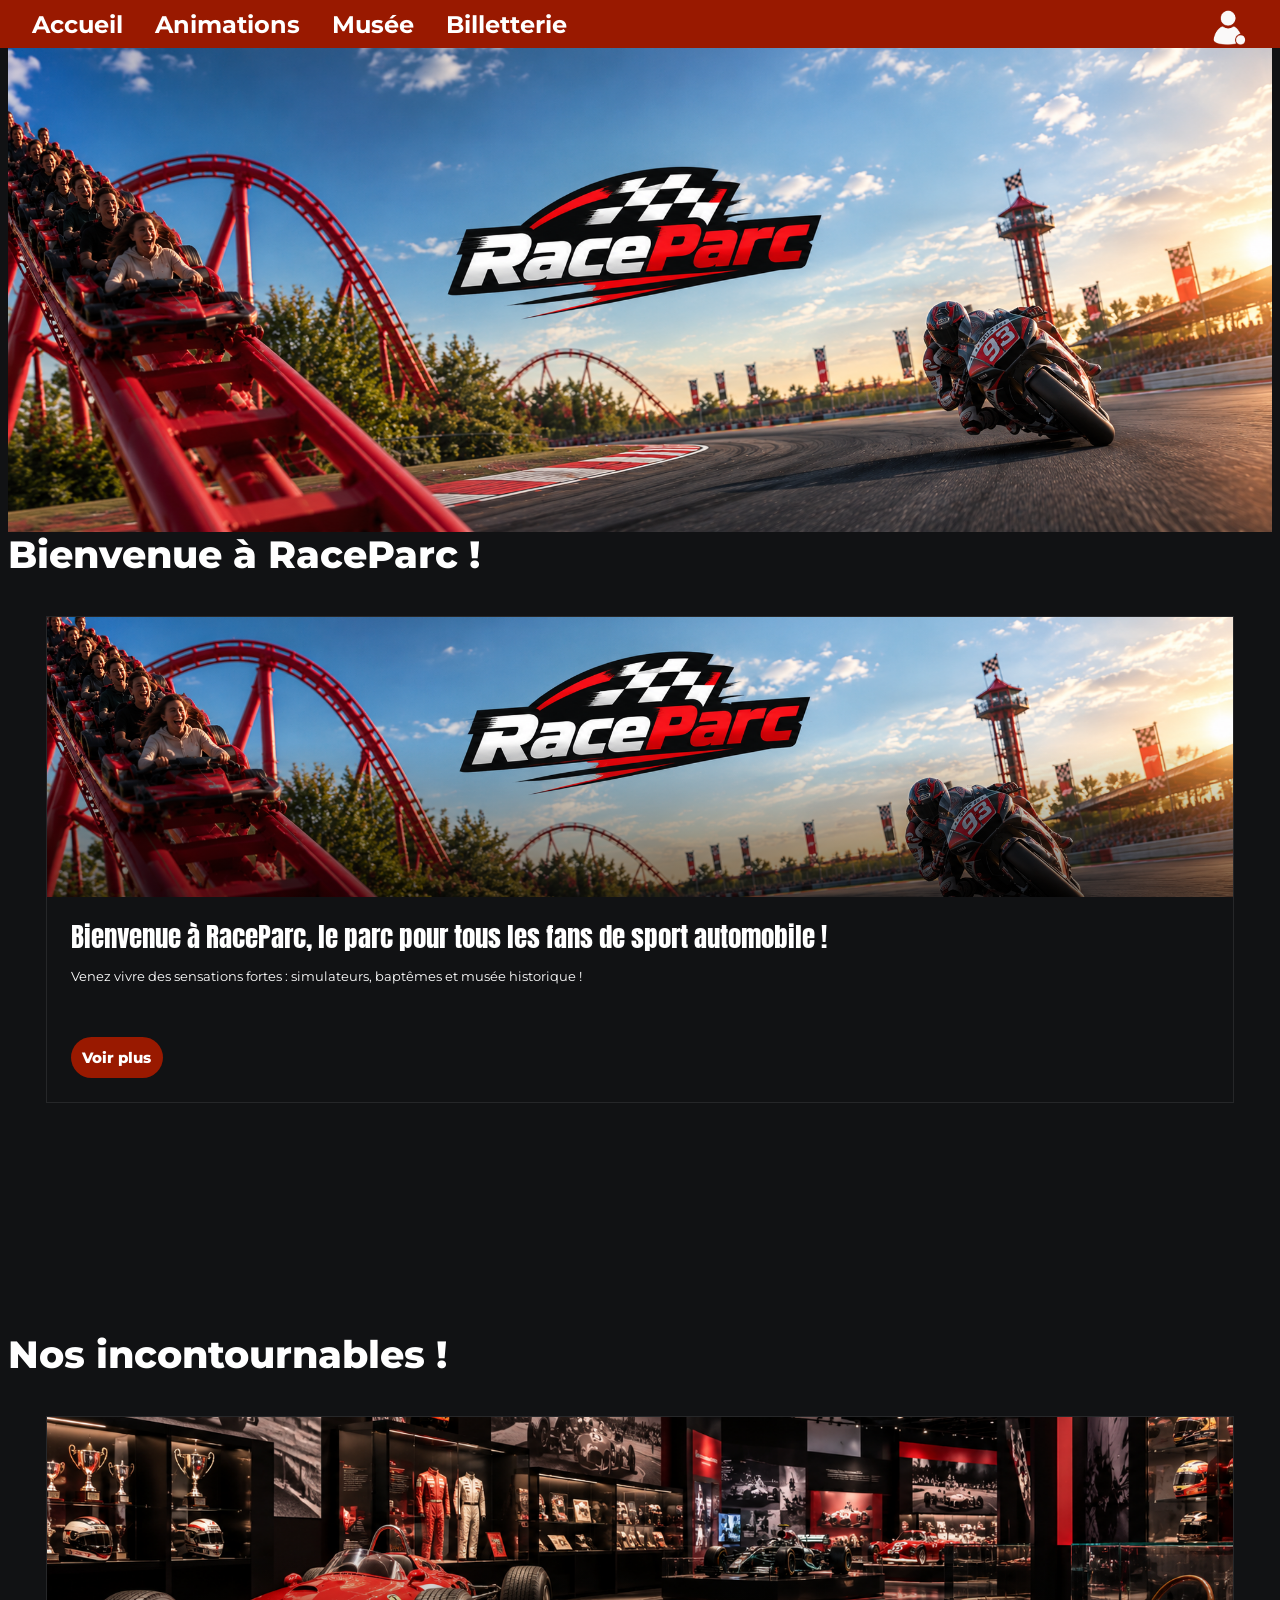
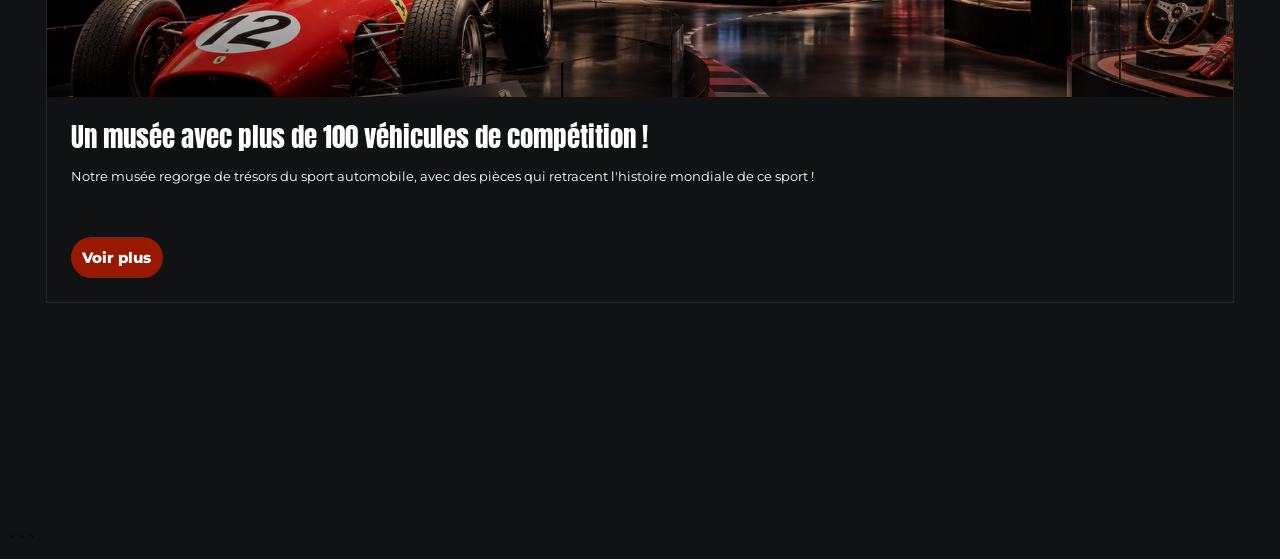
<file: Index.html>
```html
<!DOCTYPE html>
<html lang="fr">
<head>
    <meta charset="UTF-8">
    <link rel="stylesheet" href="Style.css">
    <link rel="shortcut icon" href="/illustrations/Roue.png" type="image/x-icon">
    <title>RaceParc</title>
</head>
<body>
    <header>
        <nav class="navbar">
            <!-- <h2 class="Nom-NavBar">RaceParc</h2> -->
            <a class="aNavBar" href="Index.html"><strong>Accueil</strong></a>
            <a class="aNavBar" href="/Front/Animation.html"><strong>Animations</strong></a>
            <a class="aNavBar" href="/Front/Musee.html"><strong>Musée</strong></a>
            <a class="aNavBar" href="Front/Billetterie.html"><strong>Billetterie</strong></a>
            <div class="container_logo_login">
                <a class="logo_login" href="/Front/Login.php">
                    <img src="/illustrations/Icône profil avec badge circulaire.png">
                </a>
            </div>
        </nav>
    </header>

    <div>
        <img class="image_index" src="illustrations/Image_Index.png">
    </div>

    <div class="section">
        <h1 class="titre">Bienvenue à RaceParc !</h1>
        <article class="attraction-card">
            <div class="image-attractions">
                <img src="/illustrations/Image_Index.png">
            </div>
            <div class="txt_attractions">
                <h3>Bienvenue à RaceParc, le parc pour tous les fans de sport automobile !</h3>
                <p>
                    Venez vivre des sensations fortes : simulateurs, baptêmes et musée historique !
                </p>
                <a class="bt_attractions" href="/Front/Animation.html">Voir plus</a>
            </div>
        </article>
    </div>

    <div class="section">
        <h1 class="titre">Nos incontournables !</h1>
        <article class="attraction-card">
            <div class="image-attractions">
                <img src="/illustrations/Musée.png">
            </div>
            <div class="txt_attractions">
                <h3>Un musée avec plus de 100 véhicules de compétition !</h3>
                <p>
                    Notre musée regorge de trésors du sport automobile, avec des pièces qui retracent l'histoire mondiale de ce sport !
                </p>
                <a class="bt_attractions" href="/Front/Musee.html">Voir plus</a>
            </div>
        </article>
    </div>
</body>
</html>
```
</file>
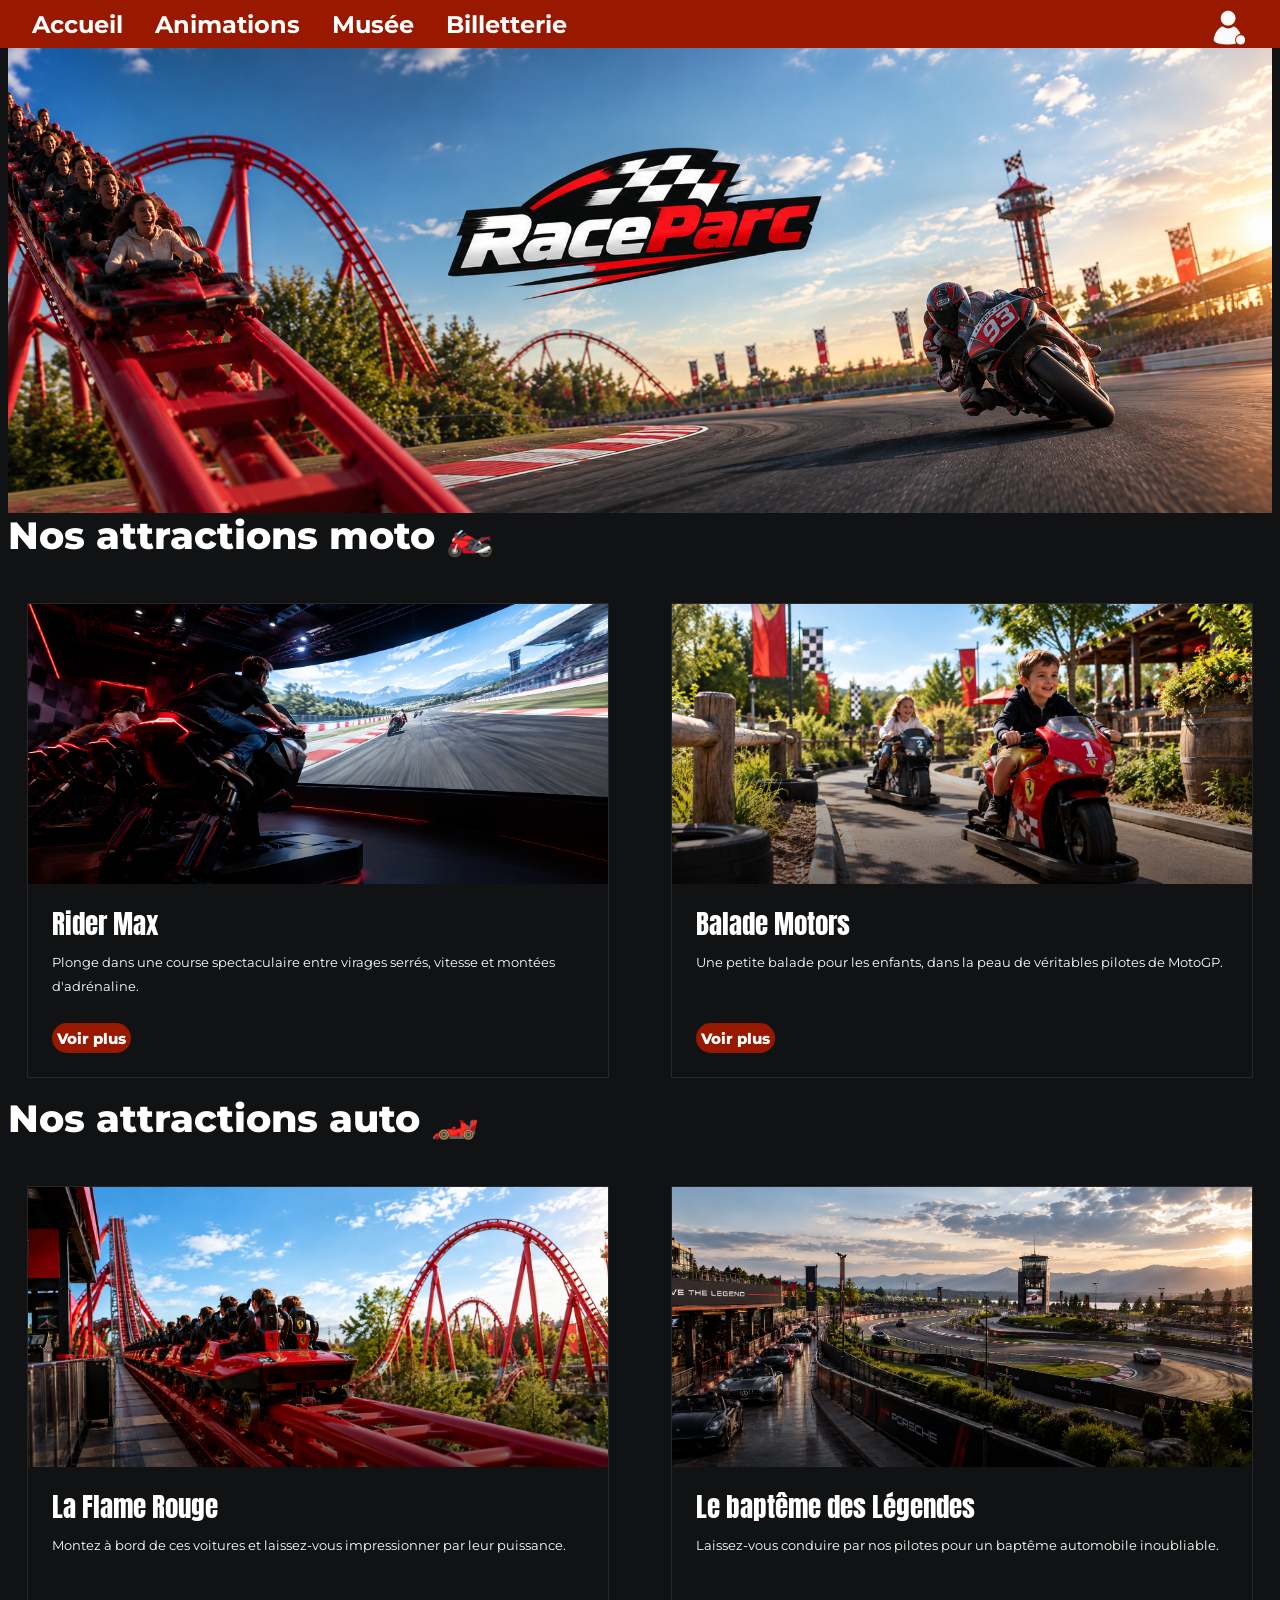
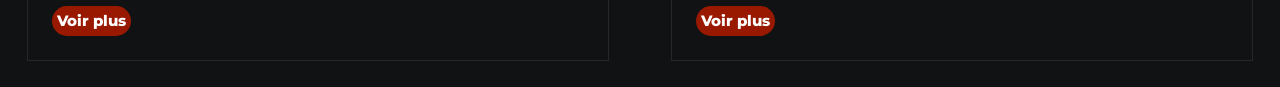
<file: Front/Animation.html>
<!DOCTYPE html>
<html lang="fr">
<head>
    <meta charset="UTF-8">
    <link rel="stylesheet" href="../Style.css">
    <link rel="shortcut icon" href="/illustrations/Roue.png" type="image/x-icon">
    <title>RaceParc</title>
</head>
<body>
    <header>
        <nav class="navbar">
            <!-- <h2 class="Nom-NavBar">RaceParc</h2> -->
            <a class="aNavBar" href="../Index.html"><strong>Accueil</strong></a>
            <a class="aNavBar" href="Animation.html"><strong>Animations</strong></a>
            <a class="aNavBar" href="Musee.html"><strong>Musée</strong></a>
            <a class="aNavBar" href="Billetterie.html"><strong>Billetterie</strong></a>
            <div class="container_logo_login">
                <a class="logo_login" href="Login.php">
                    <img src="/illustrations/Icône profil avec badge circulaire.png" alt="Profil">
                </a>
            </div>
        </nav>
    </header>

    <div>
        <img class="image_index" src="../illustrations/Image_Index.png" alt="Image d'accueil">
    </div>

    <h1 class="titre">Nos attractions moto 🏍️</h1>

    <div class="Attractions-cartes-grille">
        <article class="attraction-card">
            <div class="image-attractions">
                <img src="../illustrations/Rider_max.png" alt="Rider Max">
            </div>
            <div class="txt_attractions">
                <h3>Rider Max</h3>
                <p>
                    Plonge dans une course spectaculaire entre virages
                    serrés, vitesse et montées d'adrénaline.
                </p>
                <a class="bt_attractions" href="Attractions/Rider_Max.html">Voir plus</a>
            </div>
        </article>

        <article class="attraction-card">
            <div class="image-attractions">
                <img src="../illustrations/balade motors.png" alt="Balade Motors">
            </div>
            <div class="txt_attractions">
                <h3>Balade Motors</h3>
                <p>
                    Une petite balade pour les enfants, dans la peau
                    de véritables pilotes de MotoGP.
                </p>
                <a class="bt_attractions" href="Attractions/Balade_motors.html">Voir plus</a>
            </div>
        </article>
    </div>

    <h1 class="titre">Nos attractions auto 🏎️</h1>

    <div class="Attractions-cartes-grille">
        <article class="attraction-card">
            <div class="image-attractions">
                <img src="../illustrations/Flame_Rouge.png" alt="Flame Rouge">
            </div>
            <div class="txt_attractions">
                <h3>La Flame Rouge</h3>
                <p>
                    Montez à bord de ces voitures et laissez-vous
                    impressionner par leur puissance.
                </p>
                <a class="bt_attractions" href="Attractions/Flame_Rouge.html">Voir plus</a>
            </div>
        </article>

        <article class="attraction-card">
            <div class="image-attractions">
                <img src="../illustrations/Le baptême des Légendes.png" alt="Le baptême des Légendes">
            </div>
            <div class="txt_attractions">
                <h3>Le baptême des Légendes</h3>
                <p>
                    Laissez-vous conduire par nos pilotes pour un
                    baptême automobile inoubliable.
                </p>
                <a class="bt_attractions" href="Attractions/Bateme.html">Voir plus</a>
            </div>
        </article>
    </div>
</body>
</html>
</file>
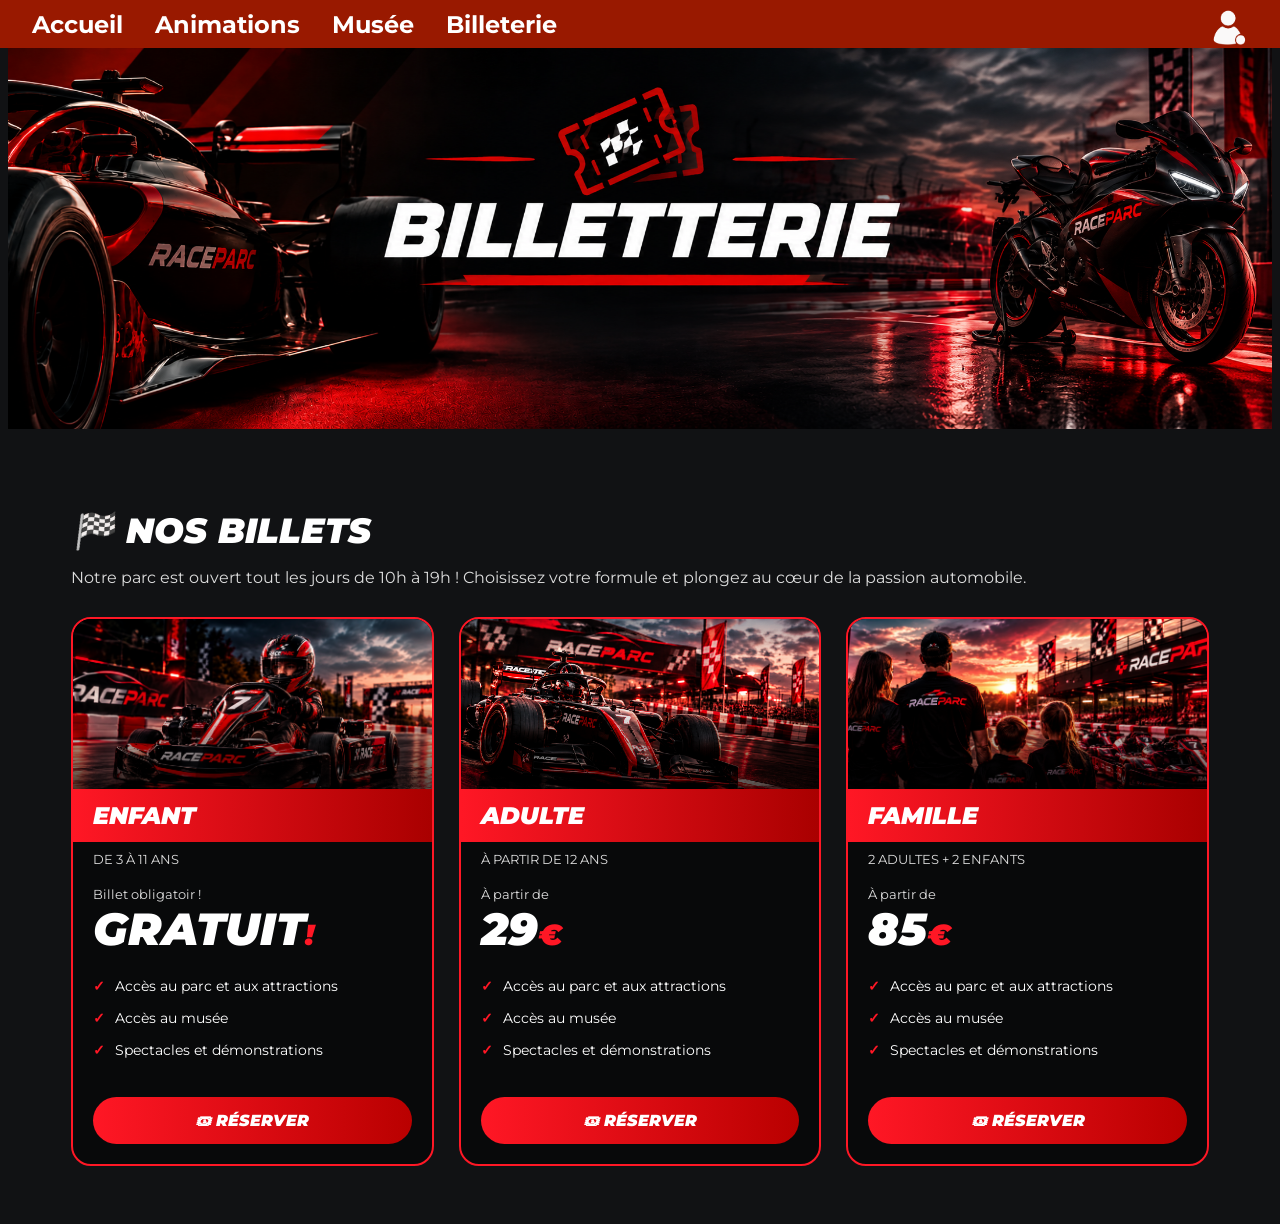
<file: Front/Billeterie.html>
<!DOCTYPE html>
<html lang="fr">
<head>
    <meta charset="UTF-8">
    <link rel="stylesheet" href="../Style.css">
    <link rel="shortcut icon" href="../illustrations/Roue.png" type="image/x-icon">
    <title>RaceParc</title>
</head>
<body>
    <header>
        <nav class="navbar">
            <!-- <h2 class="Nom-NavBar">RaceParc</h2> -->
            <a class="aNavBar" href="../Index.html"><strong>Accueil</strong></a>
            <a class="aNavBar" href="Animation.html"><strong>Animations</strong></a>
            <a class="aNavBar" href="Musee.html"><strong>Musée</strong></a>
            <a class="aNavBar" href="Billeterie.html"><strong>Billeterie</strong></a>
            <div class="container_logo_login"><a class="logo_login" href="Login.php"><img src="/illustrations/Icône profil avec badge circulaire.png"></a>
        </nav>
        <div>
            <a><img class="image_index" src="../illustrations/Billetterie.png"></a>
        </div>
    </header>
    
    <section class="billetterie">
        <div class="titre-billetterie">
            <h2>🏁 NOS BILLETS</h2>
            <p>Notre parc est ouvert tout les jours de 10h à 19h ! Choisissez votre formule et plongez au cœur de la passion automobile.</p>
        </div>

        <div class="cartes-tarifs">

            <article class="carte-tarif">
                <div class="image-tarif enfant"></div>

                <div class="contenu-tarif">
                    <h3>ENFANT</h3>

                    <p class="age">De 3 à 11 ans</p>

                    <p class="mention-prix">Billet obligatoir !</p>
                    <p class="prix">GRATUIT<span>!</span></p>

                    <ul>
                        <li>Accès au parc et aux attractions</li>
                        <li>Accès au musée</li>
                        <li>Spectacles et démonstrations</li>
                    </ul>

                    <a href="reservation.html" class="btn-reserver">
                        🎟 RÉSERVER
                    </a>
                </div>
            </article> 

            <!-- Billet adulte -->
            <article class="carte-tarif">
                <div class="image-tarif adulte"></div>

                <div class="contenu-tarif">
                    <h3>ADULTE</h3>

                    <p class="age">À partir de 12 ans</p>

                    <p class="mention-prix">À partir de</p>
                    <p class="prix">29<span>€</span></p>

                    <ul>
                        <li>Accès au parc et aux attractions</li>
                        <li>Accès au musée</li>
                        <li>Spectacles et démonstrations</li>
                    </ul>

                    <a href="reservation.html" class="btn-reserver">
                        🎟 RÉSERVER
                    </a>
                </div>
            </article>

            <!-- Billet famille -->
            <article class="carte-tarif">
                <div class="image-tarif famille"></div>

                <div class="contenu-tarif">
                    <h3>FAMILLE</h3>

                    <p class="age">2 adultes + 2 enfants</p>

                    <p class="mention-prix">À partir de</p>
                    <p class="prix">85<span>€</span></p>

                    <ul>
                        <li>Accès au parc et aux attractions</li>
                        <li>Accès au musée</li>
                        <li>Spectacles et démonstrations</li>
                    </ul>

                    <a href="reservation.html" class="btn-reserver">
                        🎟 RÉSERVER
                    </a>
                </div>
            </article>

        </div>
    </section>
</body>
</file>
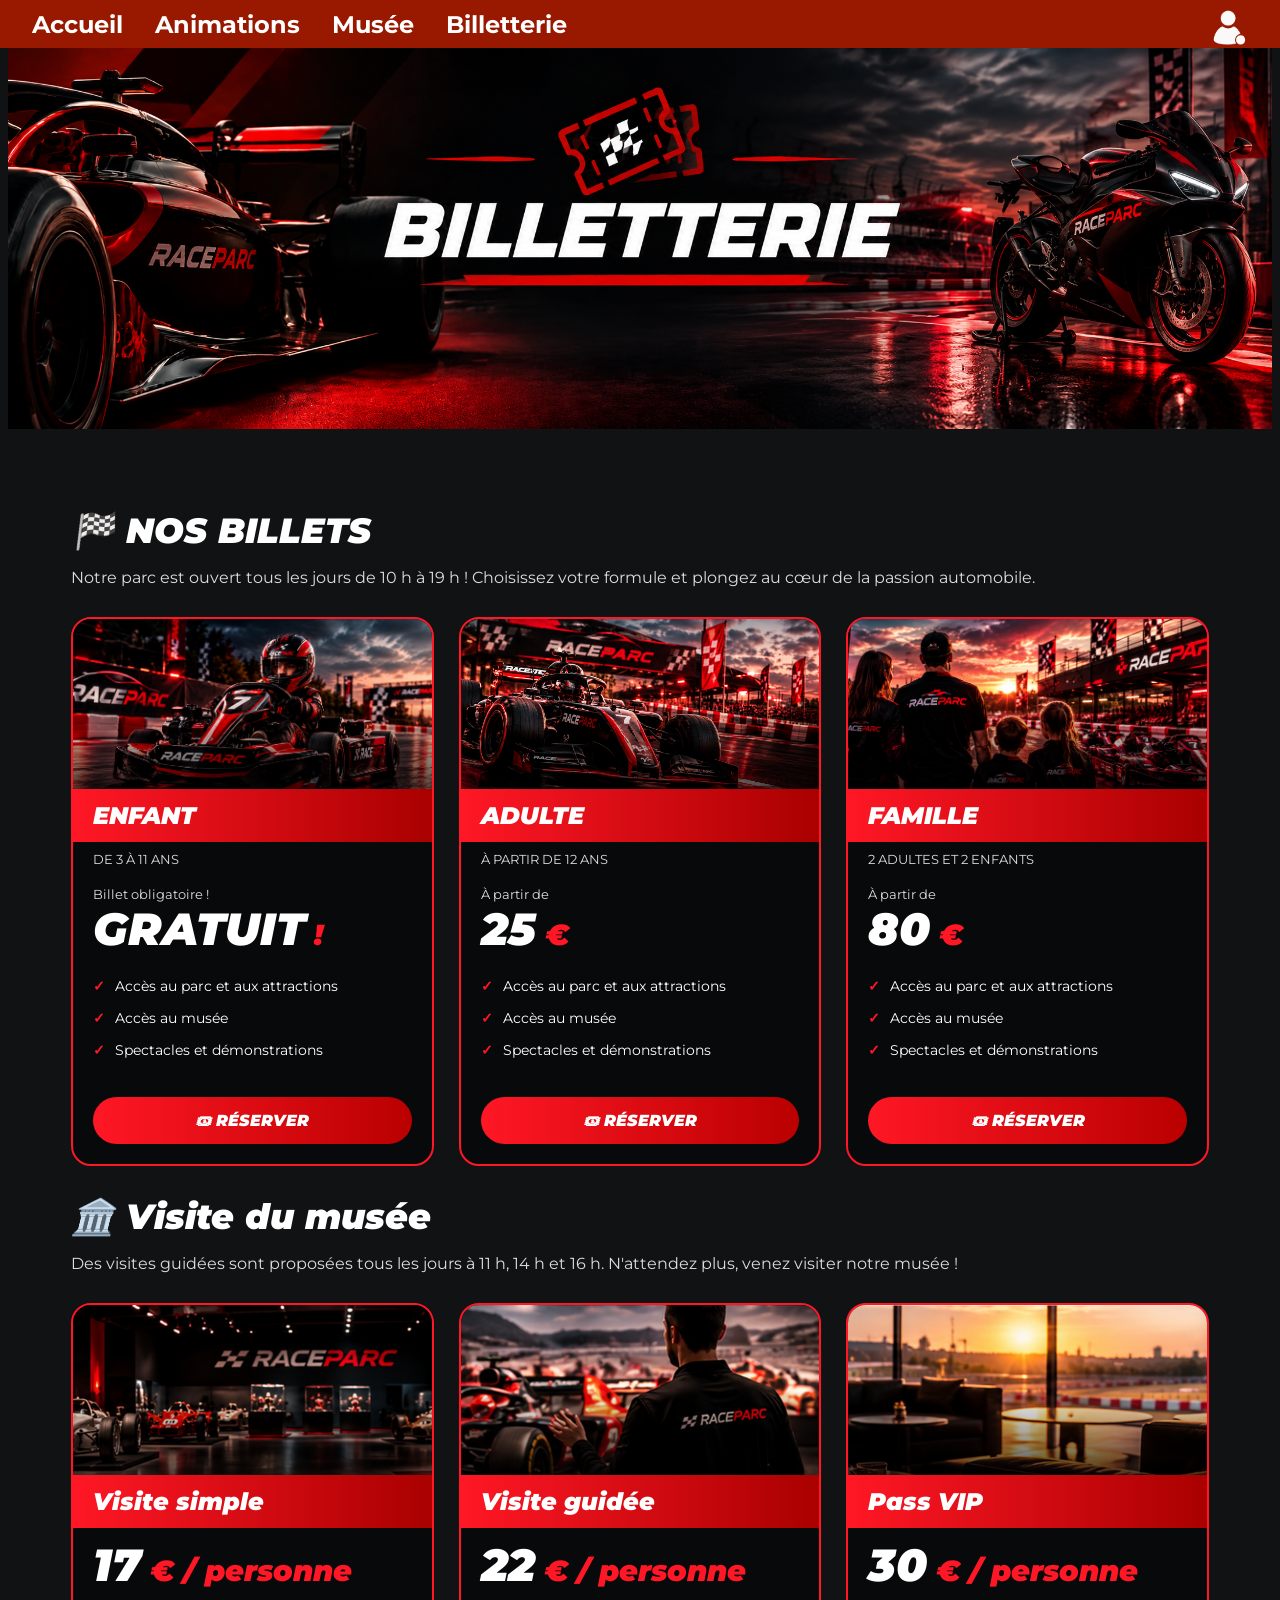
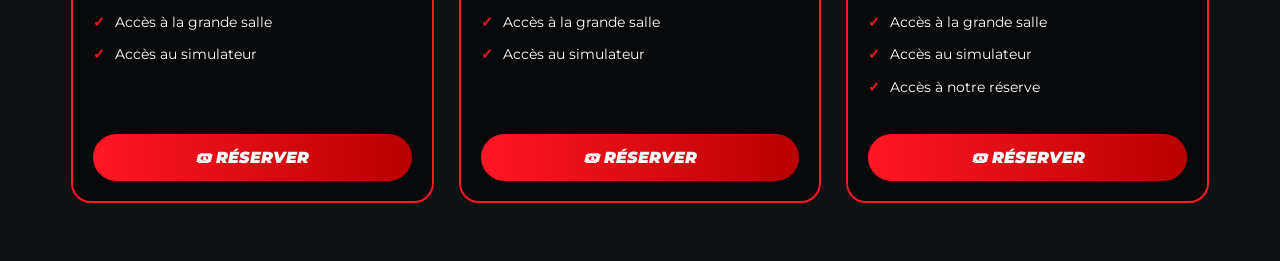
<file: Front/Billetterie.html>
<!DOCTYPE html>
<html lang="fr">
<head>
    <meta charset="UTF-8">
    <link rel="stylesheet" href="../Style.css">
    <link rel="shortcut icon" href="../illustrations/Roue.png" type="image/x-icon">
    <title>RaceParc</title>
</head>
<body>
    <header>
        <nav class="navbar">
            <!-- <h2 class="Nom-NavBar">RaceParc</h2> -->
            <a class="aNavBar" href="../Index.html"><strong>Accueil</strong></a>
            <a class="aNavBar" href="Animation.html"><strong>Animations</strong></a>
            <a class="aNavBar" href="Musee.html"><strong>Musée</strong></a>
            <a class="aNavBar" href="Billetterie.html"><strong>Billetterie</strong></a>
            <div class="container_logo_login">
                <a class="logo_login" href="Login.php">
                    <img src="/illustrations/Icône profil avec badge circulaire.png">
                </a>
            </div>
        </nav>
        <div>
            <a><img class="image_index" src="../illustrations/Billetterie.png"></a>
        </div>
    </header>

    <section class="billetterie">
        <div class="titre-billetterie">
            <h2>🏁 NOS BILLETS</h2>
            <p>Notre parc est ouvert tous les jours de 10 h à 19 h ! Choisissez votre formule et plongez au cœur de la passion automobile.</p>
        </div>

        <div class="cartes-tarifs">

            <article class="carte-tarif">
                <div class="image-tarif enfant"></div>

                <div class="contenu-tarif">
                    <h3>ENFANT</h3>

                    <p class="age">De 3 à 11 ans</p>

                    <p class="mention-prix">Billet obligatoire !</p>
                    <p class="prix">GRATUIT<span> !</span></p>

                    <ul>
                        <li>Accès au parc et aux attractions</li>
                        <li>Accès au musée</li>
                        <li>Spectacles et démonstrations</li>
                    </ul>

                    <a href="reservation.html" class="btn-reserver">
                        🎟 RÉSERVER
                    </a>
                </div>
            </article>

            <!-- Billet adulte -->
            <article class="carte-tarif">
                <div class="image-tarif adulte"></div>

                <div class="contenu-tarif">
                    <h3>ADULTE</h3>

                    <p class="age">À partir de 12 ans</p>

                    <p class="mention-prix">À partir de</p>
                    <p class="prix">25<span> €</span></p>

                    <ul>
                        <li>Accès au parc et aux attractions</li>
                        <li>Accès au musée</li>
                        <li>Spectacles et démonstrations</li>
                    </ul>

                    <a href="reservation.html" class="btn-reserver">
                        🎟 RÉSERVER
                    </a>
                </div>
            </article>

            <!-- Billet famille -->
            <article class="carte-tarif">
                <div class="image-tarif famille"></div>

                <div class="contenu-tarif">
                    <h3>FAMILLE</h3>

                    <p class="age">2 adultes et 2 enfants</p>

                    <p class="mention-prix">À partir de</p>
                    <p class="prix">80<span> €</span></p>

                    <ul>
                        <li>Accès au parc et aux attractions</li>
                        <li>Accès au musée</li>
                        <li>Spectacles et démonstrations</li>
                    </ul>

                    <a href="reservation.html" class="btn-reserver">
                        🎟 RÉSERVER
                    </a>
                </div>
            </article>
        </div>

        <div class="titre-billetterie">
            <h2>🏛️ Visite du musée</h2>
            <p>Des visites guidées sont proposées tous les jours à 11 h, 14 h et 16 h. N'attendez plus, venez visiter notre musée !</p>
        </div>

        <div class="cartes-tarifs">

            <article class="carte-tarif">
                <div class="image-tarif simple"></div>

                <div class="contenu-tarif">
                    <h3>Visite simple</h3>

                    <p class="prix">17<span> € / personne</span></p>

                    <ul>
                        <li>Accès à la grande salle</li>
                        <li>Accès au simulateur</li>
                    </ul>

                    <a href="reservation.html" class="btn-reserver">
                        🎟 RÉSERVER
                    </a>
                </div>
            </article>

            <article class="carte-tarif">
                <div class="image-tarif guide"></div>

                <div class="contenu-tarif">
                    <h3>Visite guidée</h3>

                    <p class="prix">22<span> € / personne</span></p>

                    <ul>
                        <li>Accès à la grande salle</li>
                        <li>Accès au simulateur</li>
                    </ul>

                    <a href="reservation.html" class="btn-reserver">
                        🎟 RÉSERVER
                    </a>
                </div>
            </article>

            <article class="carte-tarif">
                <div class="image-tarif VIP"></div>

                <div class="contenu-tarif">
                    <h3>Pass VIP</h3>

                    <p class="prix">30<span> € / personne</span></p>

                    <ul>
                        <li>Accès à la grande salle</li>
                        <li>Accès au simulateur</li>
                        <li>Accès à notre réserve</li>
                    </ul>

                    <a href="reservation.html" class="btn-reserver">
                        🎟 RÉSERVER
                    </a>
                </div>
            </article>

        </div>
    </section>
</body>
</html>
</file>
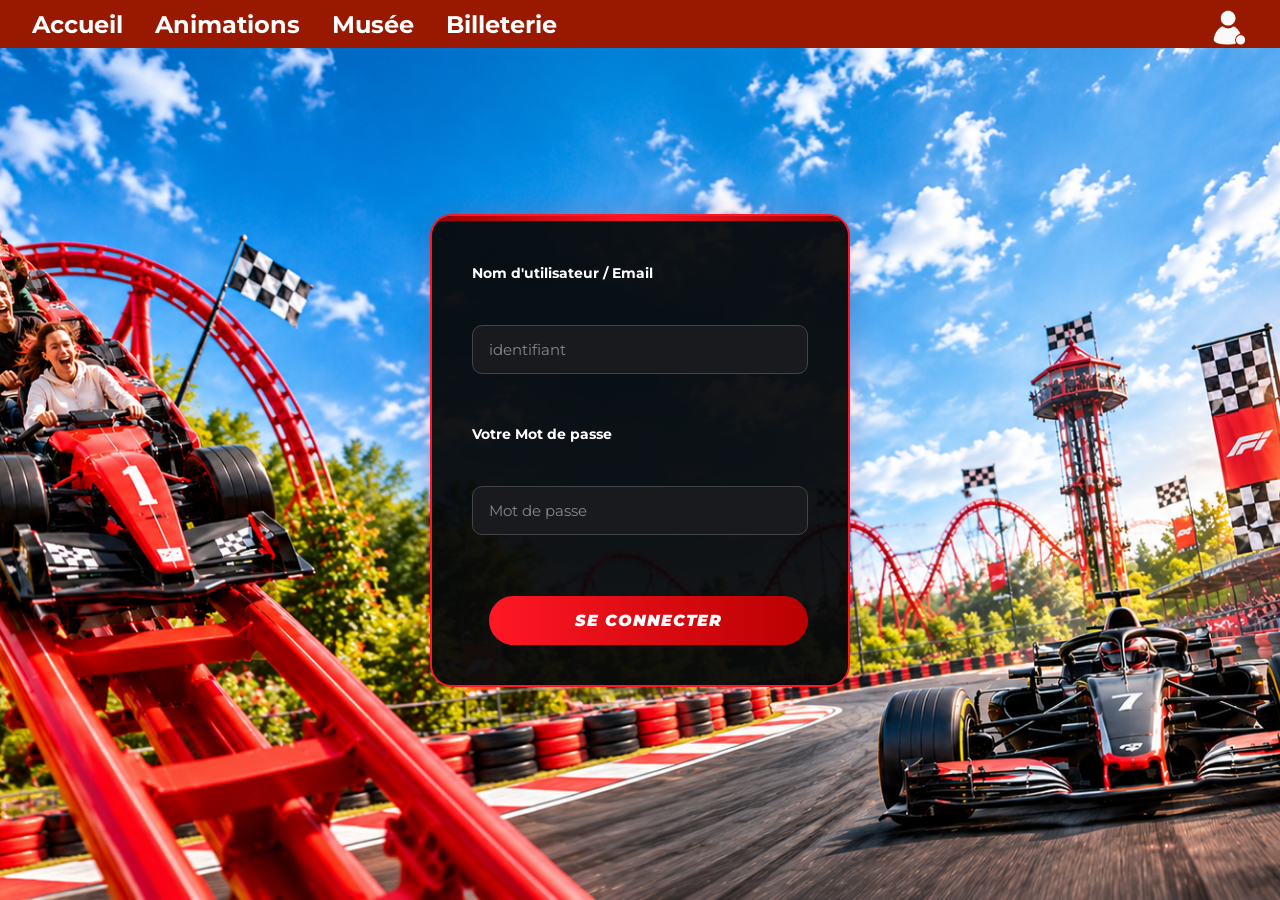
<file: Front/Login.html>
<!DOCTYPE html>
<html lang="fr">
<head>
    <meta charset="UTF-8">
    <link rel="stylesheet" href="../Style.css">
    <link rel="shortcut icon" href="/illustrations/Roue.png" type="image/x-icon">
    <title>RaceParc</title>
</head>
<body class="body-Login">
    <header>
        <nav class="navbar">
            <!-- <h2 class="Nom-NavBar">RaceParc</h2> -->
            <a class="aNavBar" href="../Index.html"><strong>Accueil</strong></a>
            <a class="aNavBar" href="Animation.html"><strong>Animations</strong></a>
            <a class="aNavBar" href="Musee.html"><strong>Musée</strong></a>
            <a class="aNavBar" href=""><strong>Billeterie</strong></a>
            <div class="container_logo_login"><a class="logo_login" href="Login.html"><img src="/illustrations/Icône profil avec badge circulaire.png"></a>
        </nav>
    </header>
    <form class="form_Connexion">
        <label for="nom">Nom d'utilisateur / Email </label><br>
        <input type="text" id="nom_utilisateur" name="nom_utilisateur" required placeholder="identifiant"><br>
        <label for="mdp">Votre Mot de passe</label><br>
        <input type="password" id="mdp" name="mdp" required placeholder="Mot de passe"><br>

        <button type="submit">Se Connecter</button>
    </form>
</body>
</file>
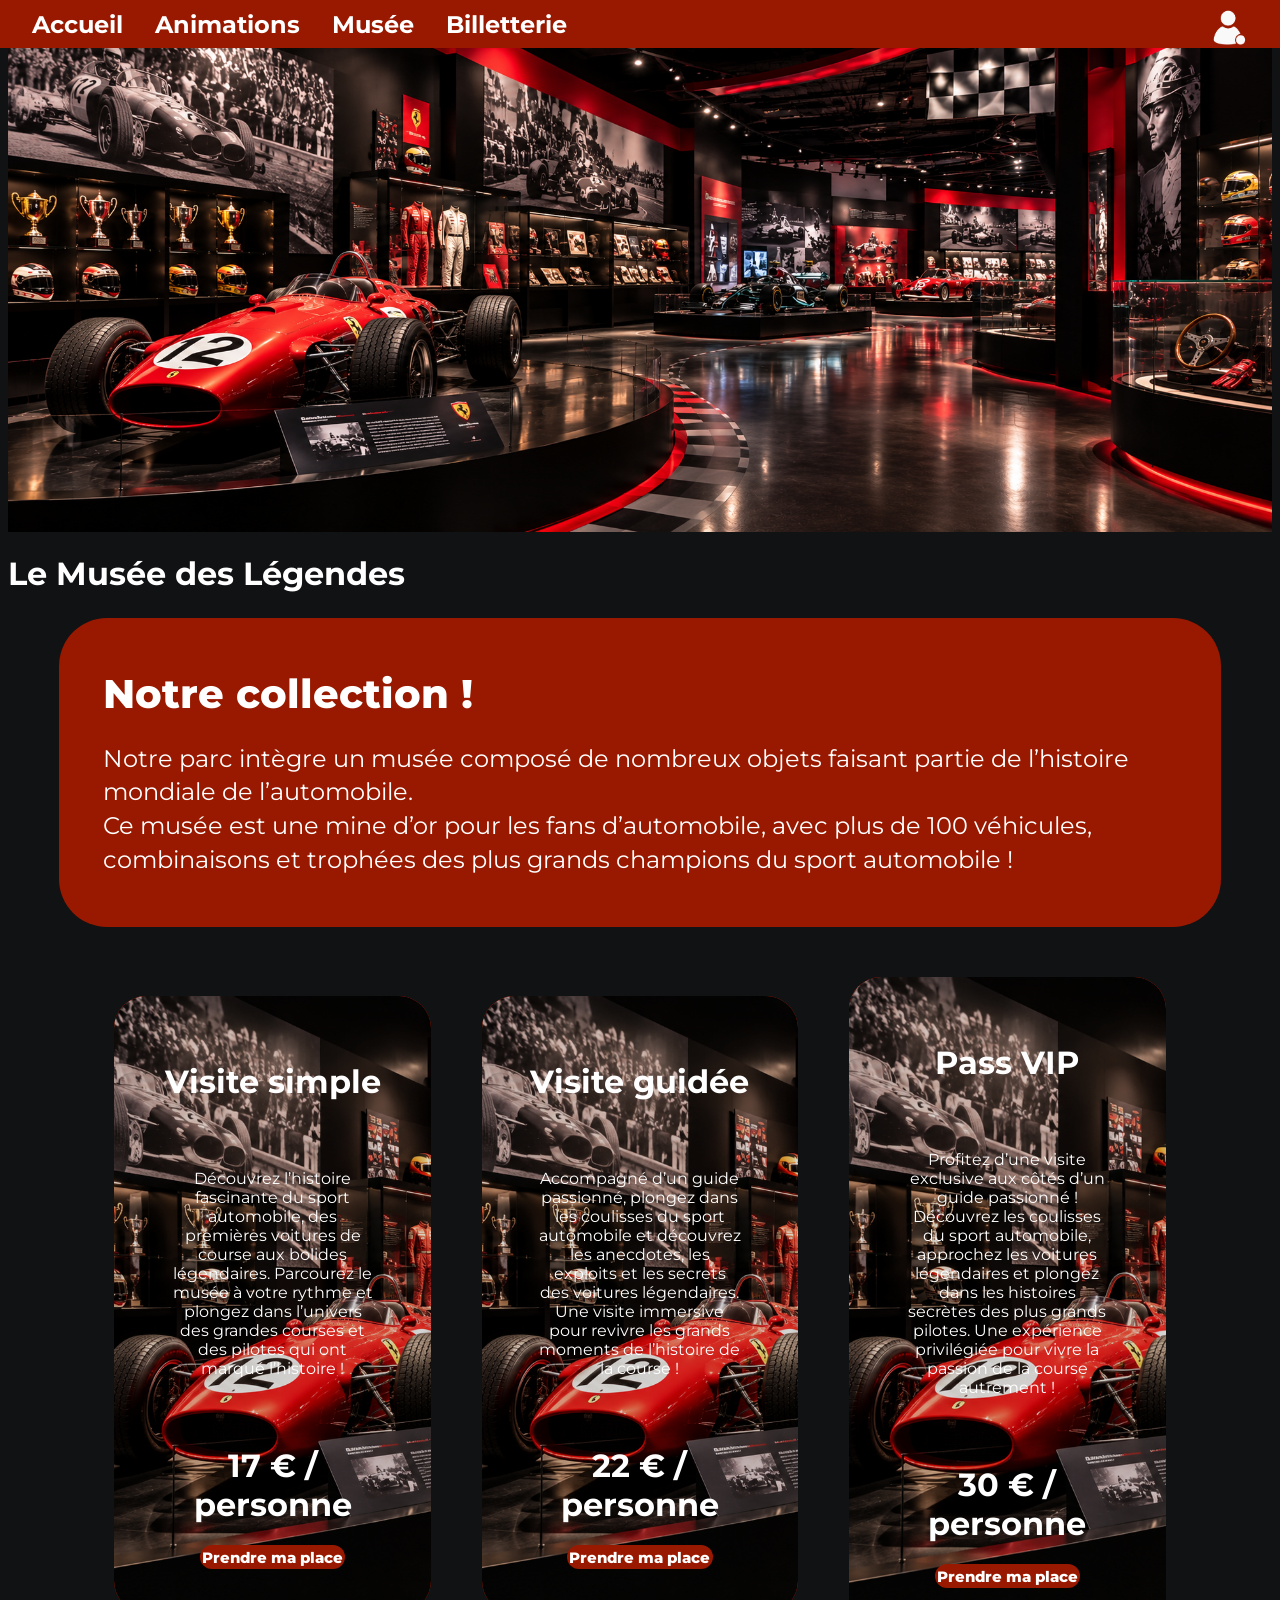
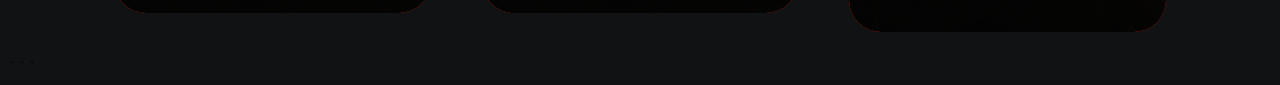
<file: Front/Musee.html>
```html
<!DOCTYPE html>
<html lang="fr">
<head>
    <meta charset="UTF-8">
    <link rel="stylesheet" href="../Style.css">
    <link rel="shortcut icon" href="../illustrations/Roue.png" type="image/x-icon">
    <title>RaceParc</title>
</head>
<body>
    <header>
        <nav class="navbar">
            <!-- <h2 class="Nom-NavBar">RaceParc</h2> -->
            <a class="aNavBar" href="../Index.html"><strong>Accueil</strong></a>
            <a class="aNavBar" href="Animation.html"><strong>Animations</strong></a>
            <a class="aNavBar" href="Musee.html"><strong>Musée</strong></a>
            <a class="aNavBar" href="Billetterie.html"><strong>Billetterie</strong></a>
            <div class="container_logo_login">
                <a class="logo_login" href="Login.php">
                    <img src="/illustrations/Icône profil avec badge circulaire.png">
                </a>
            </div>
        </nav>
        <div>
            <a><img class="image_index" src="../illustrations/Musée banière.png"></a>
        </div>
    </header>

    <h1>Le Musée des Légendes</h1>

    <div class="presentation_Musee">
        <h2>Notre collection !</h2>
        <p>
            Notre parc intègre un musée composé de nombreux objets faisant partie
            de l’histoire mondiale de l’automobile.<br>
            Ce musée est une mine d’or pour les fans d’automobile,
            avec plus de 100 véhicules, combinaisons et trophées des plus grands
            champions du sport automobile !
        </p>
    </div>

    <div class="position-tarifs">
        <div class="tarifs-musée">
            <div class="txt_tarifs">
                <h1>Visite simple</h1><br>
                <p class="txt_tarifs">
                    Découvrez l’histoire fascinante du sport automobile,
                    des premières voitures de course aux bolides légendaires.
                    Parcourez le musée à votre rythme et plongez dans l’univers
                    des grandes courses et des pilotes qui ont marqué l’histoire !
                </p><br>
                <h1>17 € / personne</h1>
                <a class="bt_attractions" href="Billetterie.html">Prendre ma place</a>
            </div>
        </div>

        <div class="tarifs-musée">
            <div class="txt_tarifs">
                <h1>Visite guidée</h1><br>
                <p class="txt_tarifs">
                    Accompagné d’un guide passionné, plongez dans les coulisses
                    du sport automobile et découvrez les anecdotes, les exploits
                    et les secrets des voitures légendaires. Une visite immersive
                    pour revivre les grands moments de l’histoire de la course !
                </p><br>
                <h1>22 € / personne</h1>
                <a class="bt_attractions" href="Billetterie.html">Prendre ma place</a>
            </div>
        </div>

        <div class="tarifs-musée">
            <div class="txt_tarifs">
                <h1>Pass VIP</h1><br>
                <p class="txt_tarifs">
                    Profitez d’une visite exclusive aux côtés d’un guide passionné !
                    Découvrez les coulisses du sport automobile, approchez les voitures
                    légendaires et plongez dans les histoires secrètes des plus grands
                    pilotes. Une expérience privilégiée pour vivre la passion de la
                    course autrement !
                </p><br>
                <h1>30 € / personne</h1>
                <a class="bt_attractions" href="Billetterie.html">Prendre ma place</a>
            </div>
        </div>
    </div>
</body>
</html>
```
</file>
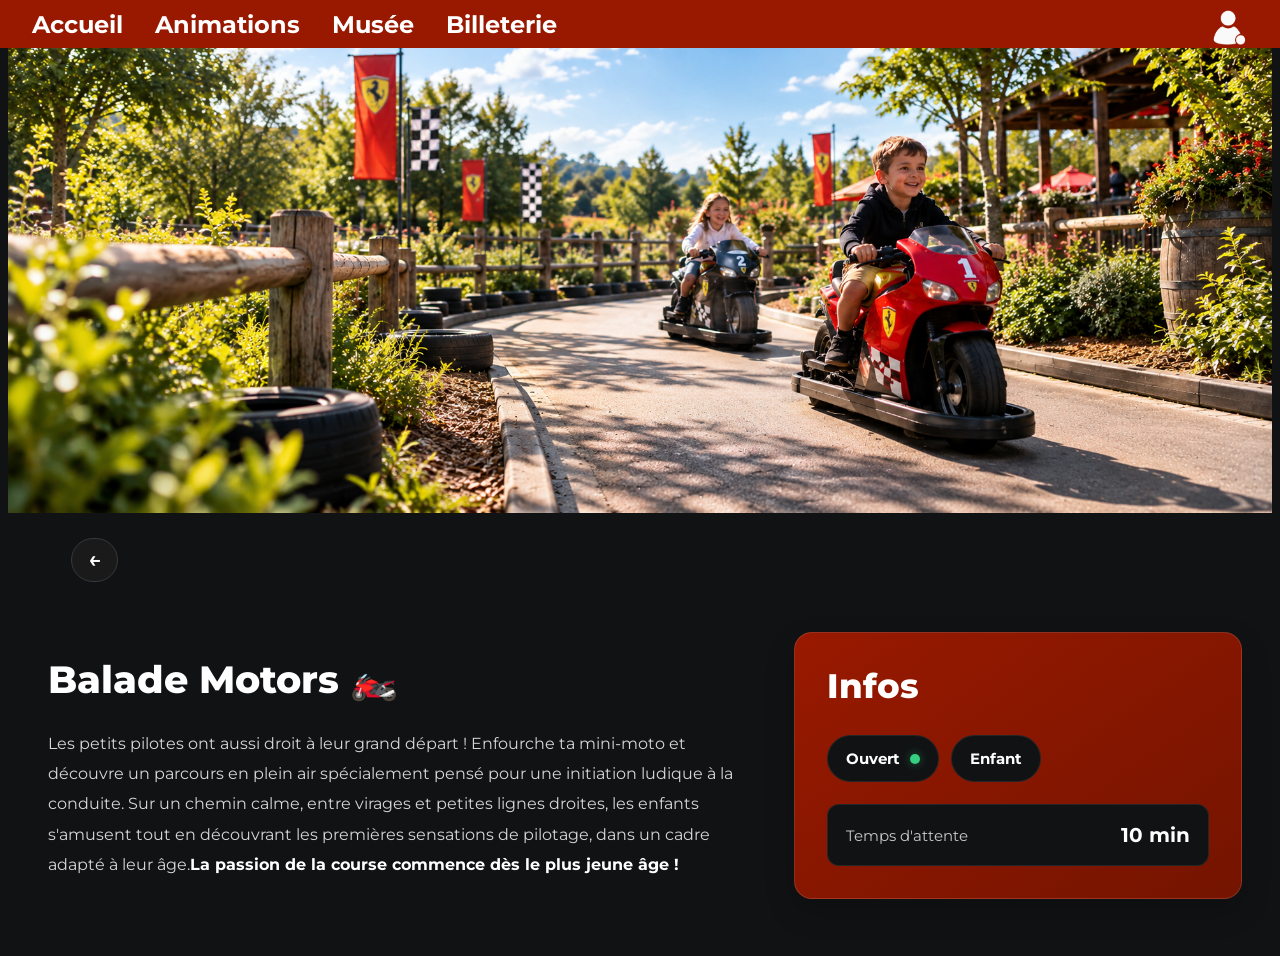
<file: Front/Attractions.html/Balade_motors.html>
<!DOCTYPE html>
<html lang="fr">
<head>
    <meta charset="UTF-8">
    <link rel="stylesheet" href="../../Style.css">
    <link rel="shortcut icon" href="../../illustrations/Roue.png" type="image/x-icon">
    <title>RaceParc</title>
</head>
<body>
    <header>
        <nav class="navbar">
            <!-- <h2 class="Nom-NavBar">RaceParc</h2> -->
            <a class="aNavBar" href="../../Index.html"><strong>Accueil</strong></a>
            <a class="aNavBar" href="../Animation.html"><strong>Animations</strong></a>
            <a class="aNavBar" href="../Musee.html"><strong>Musée</strong></a>
            <a class="aNavBar" href="../Billeterie.html"><strong>Billeterie</strong></a>
            <div class="container_logo_login"><a class="logo_login" href="Login.php"><img src="/illustrations/Icône profil avec badge circulaire.png"></a>
        </nav>
    </header>
    <div>
        <img class="image_index" src="../../illustrations/balade motors b.png">
    </div>
    <a href="../Animation.html" class="btn-retour" aria-label="Retour aux animations">
        <span class="fleche">←</span>
    </a>
    <div class="container_attractions">
        <div class="container_txt_attractions">
            <h1 class="titre">Balade Motors 🏍️</h1>
            <p>
                Les petits pilotes ont aussi droit à leur grand départ ! Enfourche ta mini-moto et 
                découvre un parcours en plein air spécialement pensé pour une initiation ludique à 
                la conduite. Sur un chemin calme, entre virages et petites lignes droites, les enfants 
                s'amusent tout en découvrant les premières sensations de pilotage, dans un cadre adapté 
                à leur âge.<strong>La passion de la course commence dès le plus jeune âge !</strong>
            </p>
        </div>
        <div class="container_info_attractions">
            <h2 class="titre-info">Infos</h2>
            <div class="position">
                <div class="Status">
                    <span>Ouvert</span>
                    <span class="indicateur-ouvert"></span>
                </div>
                <div class="Taille">
                    <span>Enfant</span>
                </div>
            </div>
            <div class="Temps">
                <span>Temps d'attente</span>
                <strong>10 min</strong>
            </div>
        </div>
    </div>
</body>
</file>
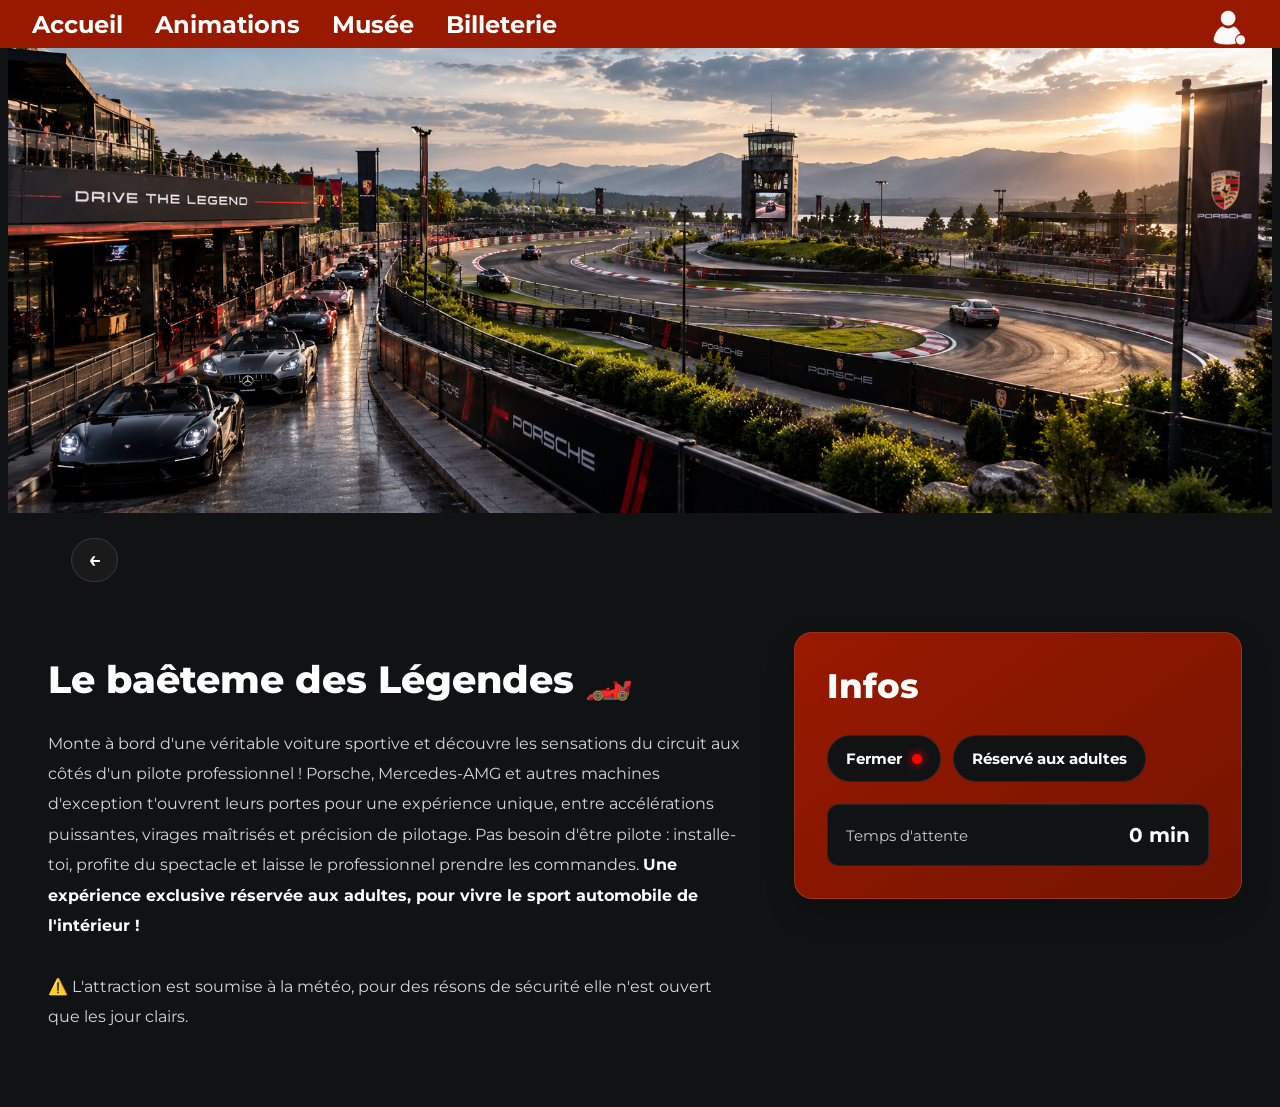
<file: Front/Attractions.html/Bateme.html>
<!DOCTYPE html>
<html lang="fr">
<head>
    <meta charset="UTF-8">
    <link rel="stylesheet" href="../../Style.css">
    <link rel="shortcut icon" href="../../illustrations/Roue.png" type="image/x-icon">
    <title>RaceParc</title>
</head>
<body>
    <header>
        <nav class="navbar">
            <!-- <h2 class="Nom-NavBar">RaceParc</h2> -->
            <a class="aNavBar" href="../../Index.html"><strong>Accueil</strong></a>
            <a class="aNavBar" href="../Animation.html"><strong>Animations</strong></a>
            <a class="aNavBar" href="../Musee.html"><strong>Musée</strong></a>
            <a class="aNavBar" href="../Billeterie.html"><strong>Billeterie</strong></a>
            <div class="container_logo_login"><a class="logo_login" href="Login.php"><img src="/illustrations/Icône profil avec badge circulaire.png"></a>
        </nav>
    </header>
    <div>
        <img class="image_index" src="../../illustrations/Le baptême des Légendes.png">
    </div>
    <a href="../Animation.html" class="btn-retour" aria-label="Retour aux animations">
        <span class="fleche">←</span>
    </a>
    <div class="container_attractions">
        <div class="container_txt_attractions">
            <h1 class="titre">Le baêteme des Légendes 🏎️</h1>
            <p>
                Monte à bord d'une véritable voiture sportive et découvre les sensations du circuit aux 
                côtés d'un pilote professionnel ! Porsche, Mercedes-AMG et autres machines d'exception t'ouvrent 
                leurs portes pour une expérience unique, entre accélérations puissantes, virages maîtrisés et précision de pilotage. 
                Pas besoin d'être pilote : installe-toi, profite du spectacle et laisse le professionnel prendre les commandes. 
                <strong>Une expérience exclusive réservée aux adultes, pour vivre le sport automobile de l'intérieur !</strong><br><br>
                ⚠️ L'attraction est soumise à la météo, pour des résons de sécurité elle n'est ouvert que les jour clairs.
            </p>
        </div>
        <div class="container_info_attractions">
            <h2 class="titre-info">Infos</h2>

            <div class="position">
                <div class="Status">
                    <span>Fermer</span>
                    <span class="indicateur-fermé"></span>
                </div>
                <div class="Taille">
                    <span>Réservé aux adultes</span>
                </div>
            </div>
            <div class="Temps">
                <span>Temps d'attente</span>
                <strong>0 min</strong>
            </div>
        </div>
    </div>
</body>
</file>
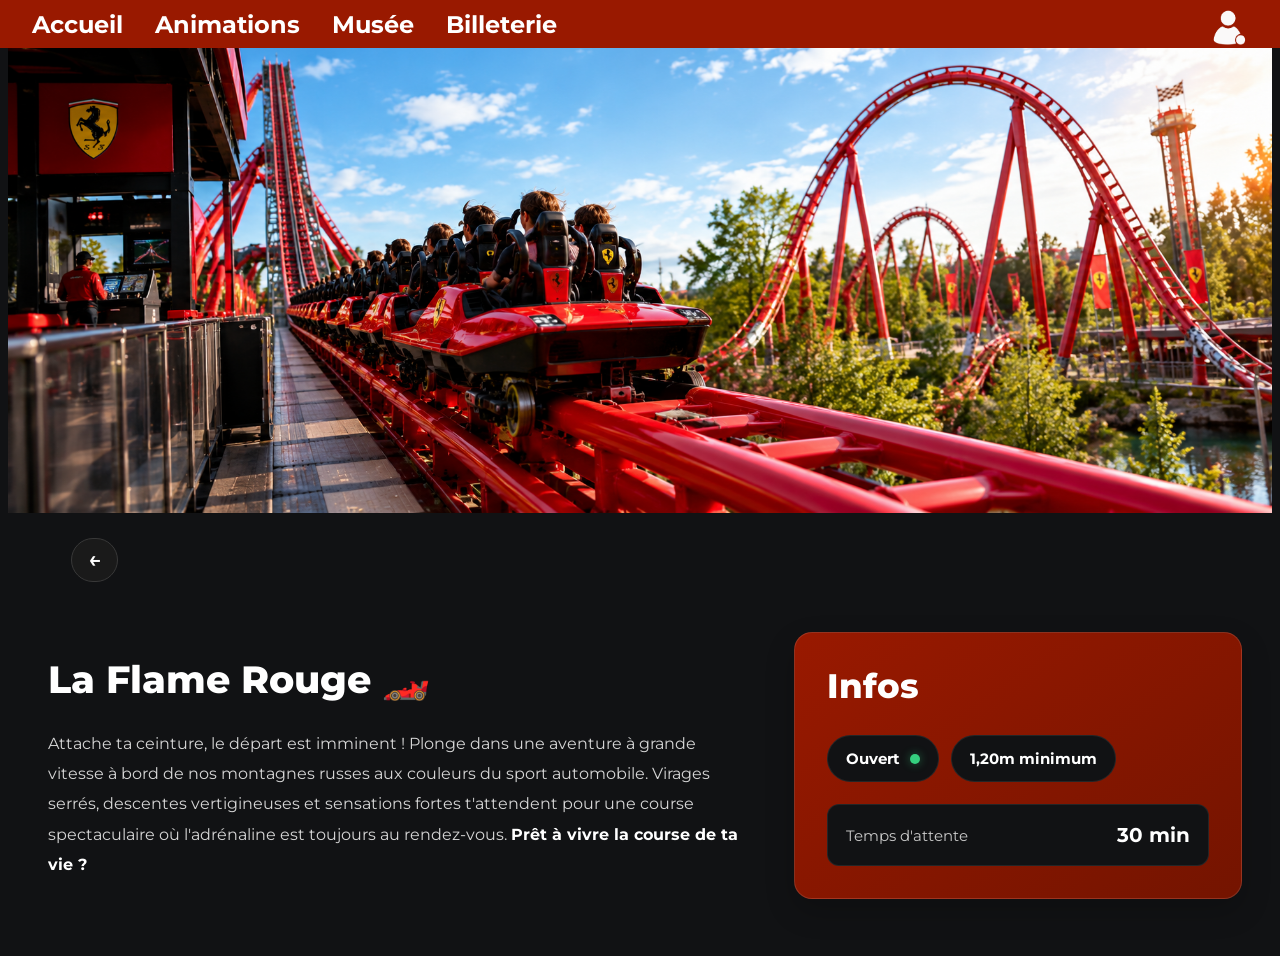
<file: Front/Attractions.html/Flame_Rouge.html>
<!DOCTYPE html>
<html lang="fr">
<head>
    <meta charset="UTF-8">
    <link rel="stylesheet" href="../../Style.css">
    <link rel="shortcut icon" href="../../illustrations/Roue.png" type="image/x-icon">
    <title>RaceParc</title>
</head>
<body>
    <header>
        <nav class="navbar">
            <!-- <h2 class="Nom-NavBar">RaceParc</h2> -->
            <a class="aNavBar" href="../../Index.html"><strong>Accueil</strong></a>
            <a class="aNavBar" href="../Animation.html"><strong>Animations</strong></a>
            <a class="aNavBar" href="../Musee.html"><strong>Musée</strong></a>
            <a class="aNavBar" href="../Billeterie.html"><strong>Billeterie</strong></a>
            <div class="container_logo_login"><a class="logo_login" href="Login.php"><img src="/illustrations/Icône profil avec badge circulaire.png"></a>
        </nav>
    </header>
    <div>
        <img class="image_index" src="../../illustrations/Flame_Rouge.png">
    </div>
    <a href="../Animation.html" class="btn-retour" aria-label="Retour aux animations">
        <span class="fleche">←</span>
    </a>
    <div class="container_attractions">
        <div class="container_txt_attractions">
            <h1 class="titre">La Flame Rouge 🏎️</h1>
            <p>
                Attache ta ceinture, le départ est imminent ! Plonge dans une aventure 
                à grande vitesse à bord de nos montagnes russes aux couleurs du sport automobile. 
                Virages serrés, descentes vertigineuses et sensations fortes t'attendent pour une 
                course spectaculaire où l'adrénaline est toujours au rendez-vous. 
                <strong>Prêt à vivre la course de ta vie ?</strong>
            </p>
        </div>
        <div class="container_info_attractions">
            <h2 class="titre-info">Infos</h2>
            <div class="position">
                <div class="Status">
                    <span>Ouvert</span>
                    <span class="indicateur-ouvert"></span>
                </div>

                 <div class="Taille">
                    <span>1,20m minimum</span>
                </div>
            </div>
            <div class="Temps">
                <span>Temps d'attente</span>
                <strong>30 min</strong>
            </div>
        </div>
    </div>
</body>
</file>
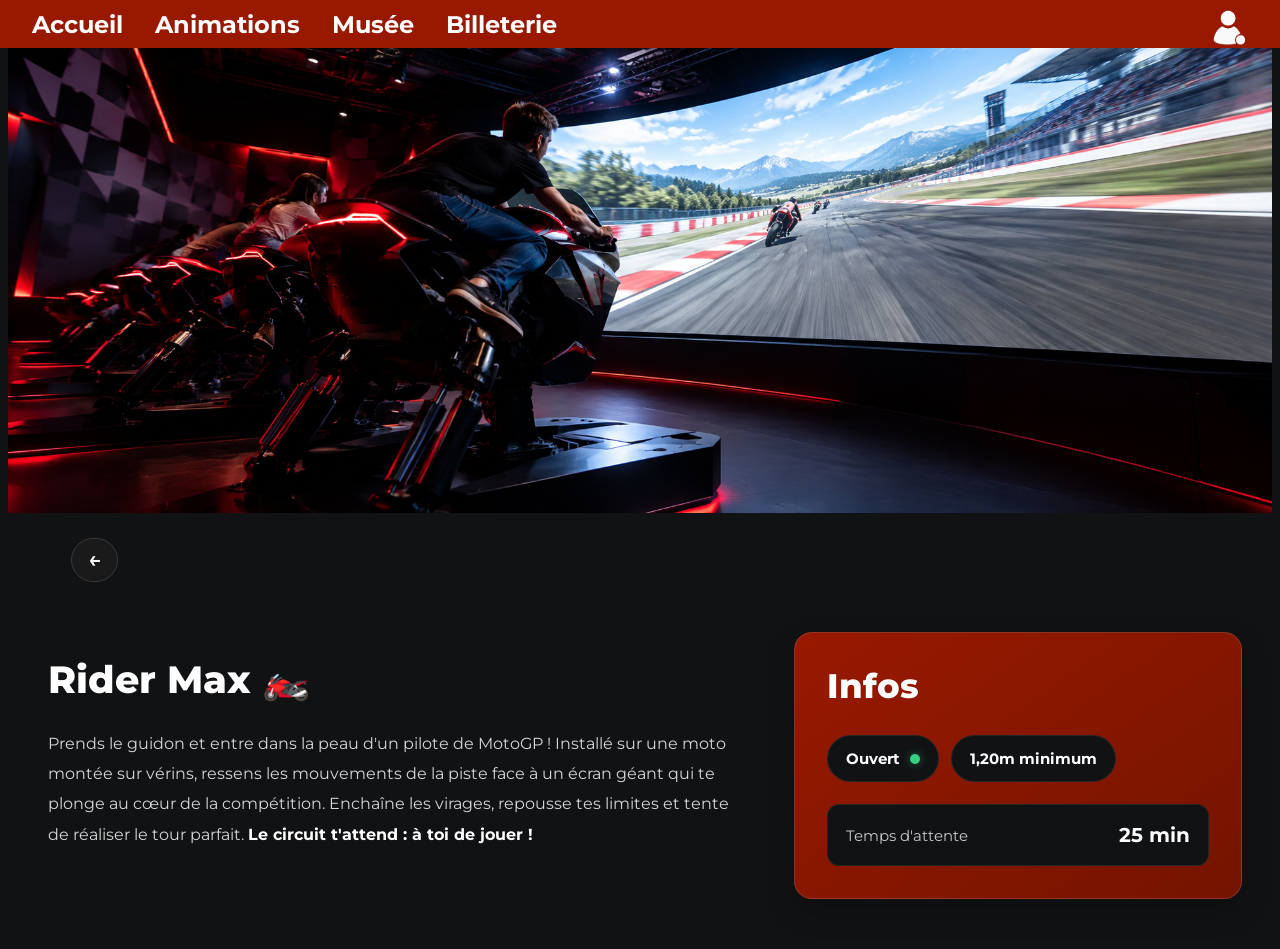
<file: Front/Attractions.html/Rider_Max.html>
<!DOCTYPE html>
<html lang="fr">
<head>
    <meta charset="UTF-8">
    <link rel="stylesheet" href="../../Style.css">
    <link rel="shortcut icon" href="../../illustrations/Roue.png" type="image/x-icon">
    <title>RaceParc</title>
</head>
<body>
    <header>
        <nav class="navbar">
            <!-- <h2 class="Nom-NavBar">RaceParc</h2> -->
            <a class="aNavBar" href="../../Index.html"><strong>Accueil</strong></a>
            <a class="aNavBar" href="../Animation.html"><strong>Animations</strong></a>
            <a class="aNavBar" href="../Musee.html"><strong>Musée</strong></a>
            <a class="aNavBar" href="../Billeterie.html"><strong>Billeterie</strong></a>
            <div class="container_logo_login"><a class="logo_login" href="Login.php"><img src="/illustrations/Icône profil avec badge circulaire.png"></a>
        </nav>
    </header>
    <div>
        <img class="image_index" src="../../illustrations/Rider_max.png">
    </div>
    <a href="../Animation.html" class="btn-retour" aria-label="Retour aux animations">
        <span class="fleche">←</span>
    </a>
    <div class="container_attractions">
            <div class="container_txt_attractions">
                <h1 class="titre">Rider Max 🏍️</h1>
                <p>
                    Prends le guidon et entre dans la peau d'un pilote de MotoGP ! 
                    Installé sur une moto montée sur vérins, ressens les mouvements 
                    de la piste face à un écran géant qui te plonge au cœur de la compétition. 
                    Enchaîne les virages, repousse tes limites et tente de réaliser le tour parfait. 
                    <strong>Le circuit t'attend : à toi de jouer !</strong> 
                </p>
            </div>
            <div class="container_info_attractions">
                <h2 class="titre-info">Infos</h2>

                <div class="position">
                    <div class="Status">
                        <span>Ouvert</span>
                        <span class="indicateur-ouvert"></span>
                    </div>

                    <div class="Taille">
                        <span>1,20m minimum</span>
                    </div>
                </div>

                <div class="Temps">
                    <span>Temps d'attente</span>
                    <strong>25 min</strong>
                </div>
            </div>
        </div>
</body>
</file>
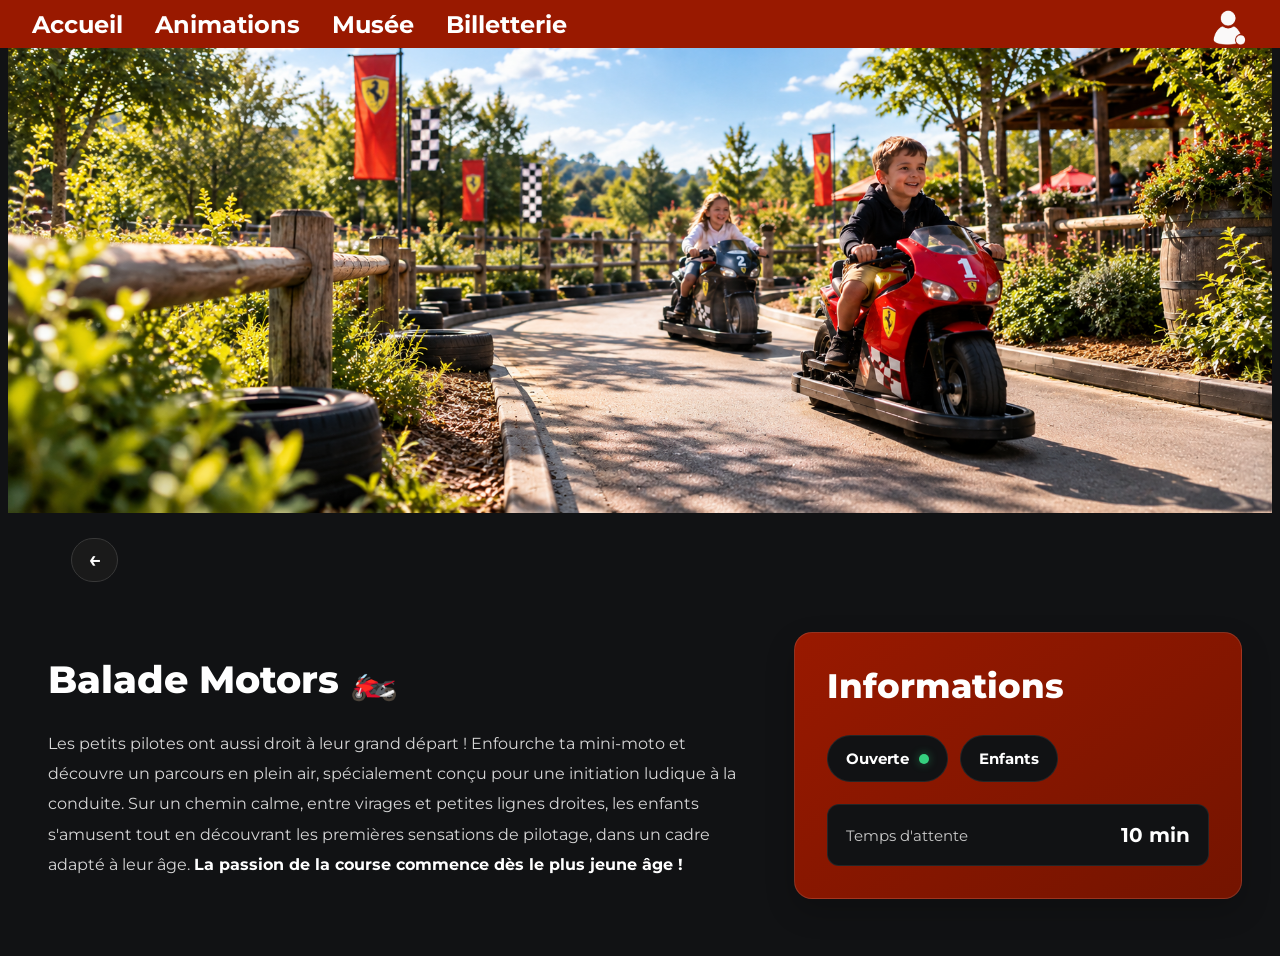
<file: Front/Attractions/Balade_motors.html>
<!DOCTYPE html>
<html lang="fr">
<head>
    <meta charset="UTF-8">
    <link rel="stylesheet" href="../../Style.css">
    <link rel="shortcut icon" href="../../illustrations/Roue.png" type="image/x-icon">
    <title>RaceParc</title>
</head>
<body>
    <header>
        <nav class="navbar">
            <!-- <h2 class="Nom-NavBar">RaceParc</h2> -->
            <a class="aNavBar" href="../../Index.html"><strong>Accueil</strong></a>
            <a class="aNavBar" href="../Animation.html"><strong>Animations</strong></a>
            <a class="aNavBar" href="../Musee.html"><strong>Musée</strong></a>
            <a class="aNavBar" href="../Billeterie.html"><strong>Billetterie</strong></a>
            <div class="container_logo_login">
                <a class="logo_login" href="../Login.php">
                    <img src="/illustrations/Icône profil avec badge circulaire.png">
                </a>
            </div>
        </nav>
    </header>

    <div>
        <img class="image_index" src="../../illustrations/balade motors b.png">
    </div>

    <a href="../Animation.html" class="btn-retour" aria-label="Retour aux animations">
        <span class="fleche">←</span>
    </a>

    <div class="container_attractions">
        <div class="container_txt_attractions">
            <h1 class="titre">Balade Motors 🏍️</h1>
            <p>
                Les petits pilotes ont aussi droit à leur grand départ !
                Enfourche ta mini-moto et découvre un parcours en plein air,
                spécialement conçu pour une initiation ludique à la conduite.
                Sur un chemin calme, entre virages et petites lignes droites,
                les enfants s'amusent tout en découvrant les premières sensations
                de pilotage, dans un cadre adapté à leur âge.
                <strong>La passion de la course commence dès le plus jeune âge !</strong>
            </p>
        </div>

        <div class="container_info_attractions">
            <h2 class="titre-info">Informations</h2>

            <div class="position">
                <div class="Status">
                    <span>Ouverte</span>
                    <span class="indicateur-ouvert"></span>
                </div>

                <div class="Taille">
                    <span>Enfants</span>
                </div>
            </div>

            <div class="Temps">
                <span>Temps d'attente</span>
                <strong>10 min</strong>
            </div>
        </div>
    </div>
</body>
</html>
</file>
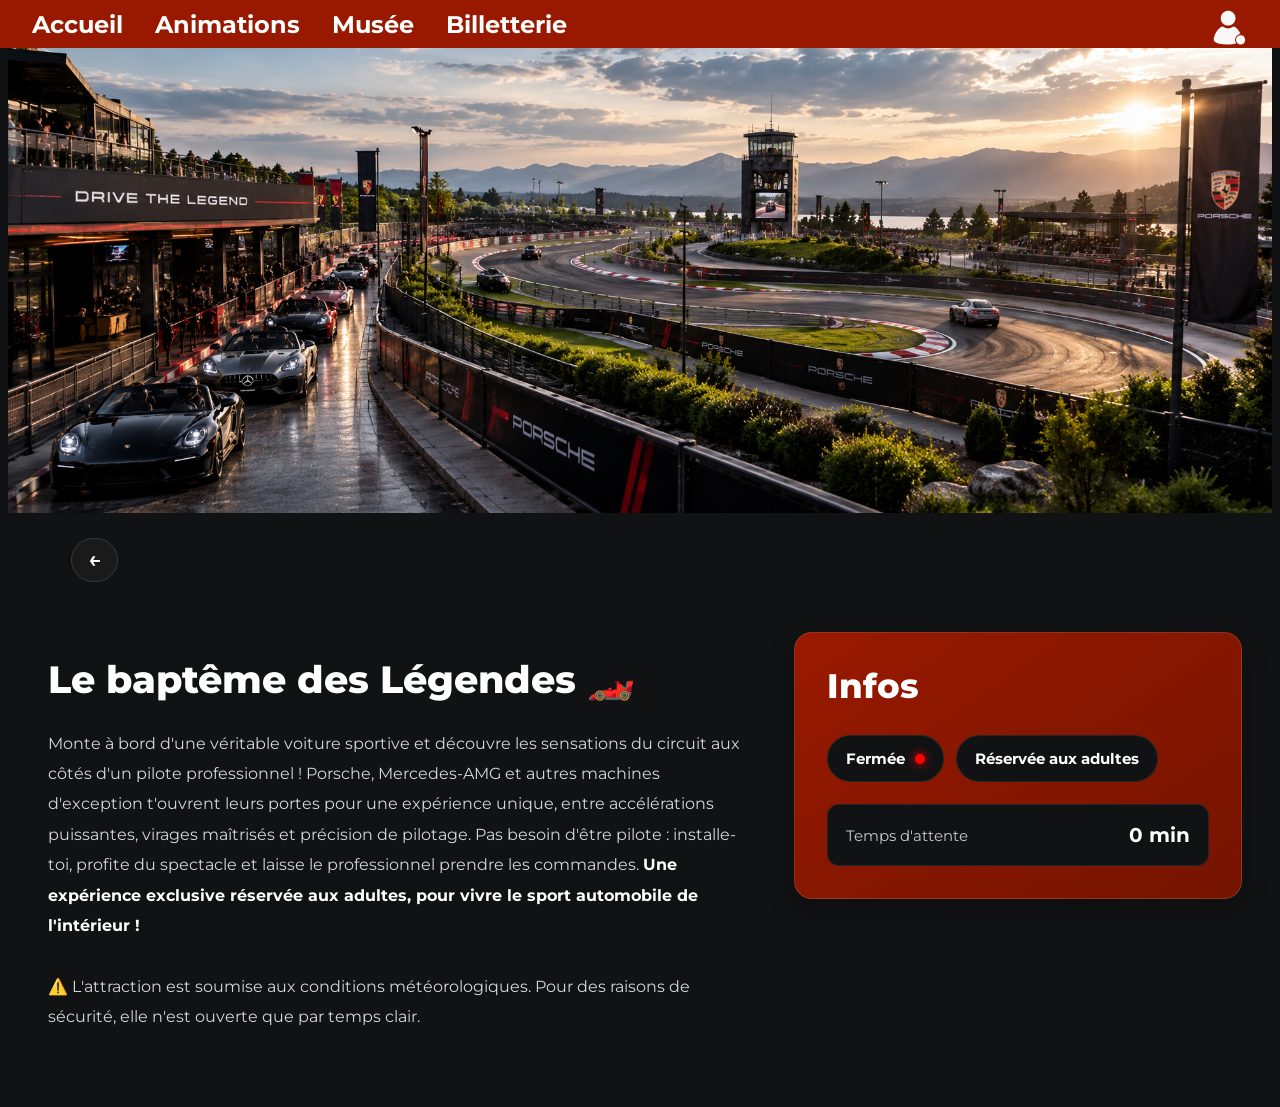
<file: Front/Attractions/Bateme.html>
<!DOCTYPE html>
<html lang="fr">
<head>
    <meta charset="UTF-8">
    <link rel="stylesheet" href="../../Style.css">
    <link rel="shortcut icon" href="../../illustrations/Roue.png" type="image/x-icon">
    <title>RaceParc</title>
</head>
<body>
    <header>
        <nav class="navbar">
            <!-- <h2 class="Nom-NavBar">RaceParc</h2> -->
            <a class="aNavBar" href="../../Index.html"><strong>Accueil</strong></a>
            <a class="aNavBar" href="../Animation.html"><strong>Animations</strong></a>
            <a class="aNavBar" href="../Musee.html"><strong>Musée</strong></a>
            <a class="aNavBar" href="../Billeterie.html"><strong>Billetterie</strong></a>
            <div class="container_logo_login">
                <a class="logo_login" href="../Login.php">
                    <img src="/illustrations/Icône profil avec badge circulaire.png">
                </a>
            </div>
        </nav>
    </header>

    <div>
        <img class="image_index" src="../../illustrations/Le baptême des Légendes.png">
    </div>

    <a href="../Animation.html" class="btn-retour" aria-label="Retour aux animations">
        <span class="fleche">←</span>
    </a>

    <div class="container_attractions">
        <div class="container_txt_attractions">
            <h1 class="titre">Le baptême des Légendes 🏎️</h1>
            <p>
                Monte à bord d'une véritable voiture sportive et découvre les sensations du circuit aux
                côtés d'un pilote professionnel ! Porsche, Mercedes-AMG et autres machines d'exception t'ouvrent
                leurs portes pour une expérience unique, entre accélérations puissantes, virages maîtrisés et précision de pilotage.
                Pas besoin d'être pilote : installe-toi, profite du spectacle et laisse le professionnel prendre les commandes.
                <strong>Une expérience exclusive réservée aux adultes, pour vivre le sport automobile de l'intérieur !</strong>
                <br><br>
                ⚠️ L'attraction est soumise aux conditions météorologiques. Pour des raisons de sécurité,
                elle n'est ouverte que par temps clair.
            </p>
        </div>

        <div class="container_info_attractions">
            <h2 class="titre-info">Infos</h2>

            <div class="position">
                <div class="Status">
                    <span>Fermée</span>
                    <span class="indicateur-fermé"></span>
                </div>
                <div class="Taille">
                    <span>Réservée aux adultes</span>
                </div>
            </div>

            <div class="Temps">
                <span>Temps d'attente</span>
                <strong>0 min</strong>
            </div>
        </div>
    </div>
</body>
</html>
</file>
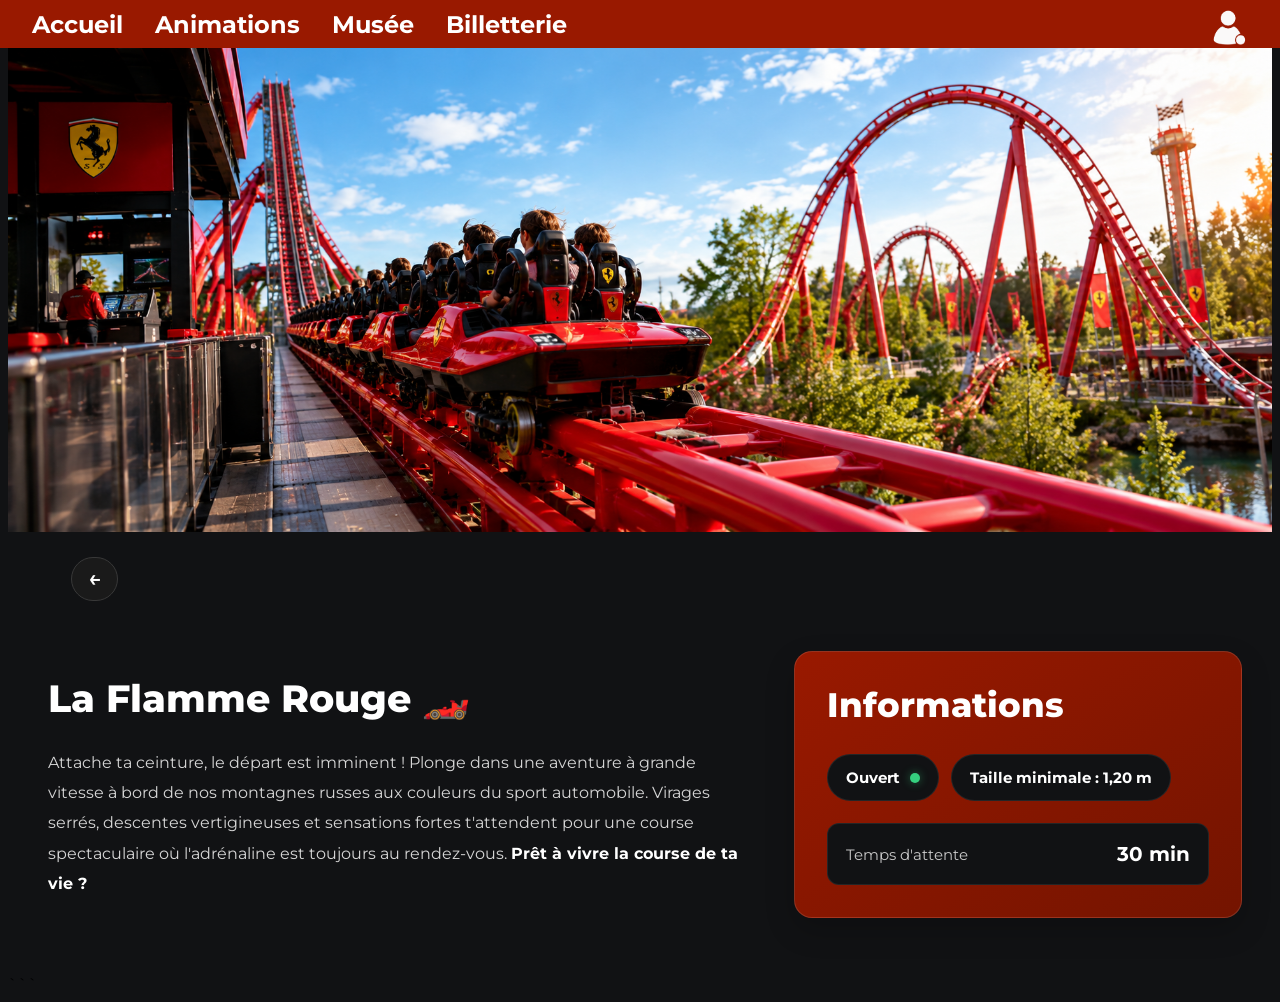
<file: Front/Attractions/Flame_Rouge.html>
```html
<!DOCTYPE html>
<html lang="fr">
<head>
    <meta charset="UTF-8">
    <link rel="stylesheet" href="../../Style.css">
    <link rel="shortcut icon" href="../../illustrations/Roue.png" type="image/x-icon">
    <title>RaceParc</title>
</head>
<body>
    <header>
        <nav class="navbar">
            <!-- <h2 class="Nom-NavBar">RaceParc</h2> -->
            <a class="aNavBar" href="../../Index.html"><strong>Accueil</strong></a>
            <a class="aNavBar" href="../Animation.html"><strong>Animations</strong></a>
            <a class="aNavBar" href="../Musee.html"><strong>Musée</strong></a>
            <a class="aNavBar" href="../Billeterie.html"><strong>Billetterie</strong></a>
            <div class="container_logo_login">
                <a class="logo_login" href="../Login.php">
                    <img src="/illustrations/Icône profil avec badge circulaire.png">
                </a>
            </div>
        </nav>
    </header>

    <div>
        <img class="image_index" src="../../illustrations/Flame_Rouge.png">
    </div>

    <a href="../Animation.html" class="btn-retour" aria-label="Retour aux animations">
        <span class="fleche">←</span>
    </a>

    <div class="container_attractions">
        <div class="container_txt_attractions">
            <h1 class="titre">La Flamme Rouge 🏎️</h1>
            <p>
                Attache ta ceinture, le départ est imminent ! Plonge dans une aventure
                à grande vitesse à bord de nos montagnes russes aux couleurs du sport automobile.
                Virages serrés, descentes vertigineuses et sensations fortes t'attendent pour une
                course spectaculaire où l'adrénaline est toujours au rendez-vous.
                <strong>Prêt à vivre la course de ta vie ?</strong>
            </p>
        </div>

        <div class="container_info_attractions">
            <h2 class="titre-info">Informations</h2>

            <div class="position">
                <div class="Status">
                    <span>Ouvert</span>
                    <span class="indicateur-ouvert"></span>
                </div>

                <div class="Taille">
                    <span>Taille minimale : 1,20 m</span>
                </div>
            </div>

            <div class="Temps">
                <span>Temps d'attente</span>
                <strong>30 min</strong>
            </div>
        </div>
    </div>
</body>
</html>
```
</file>
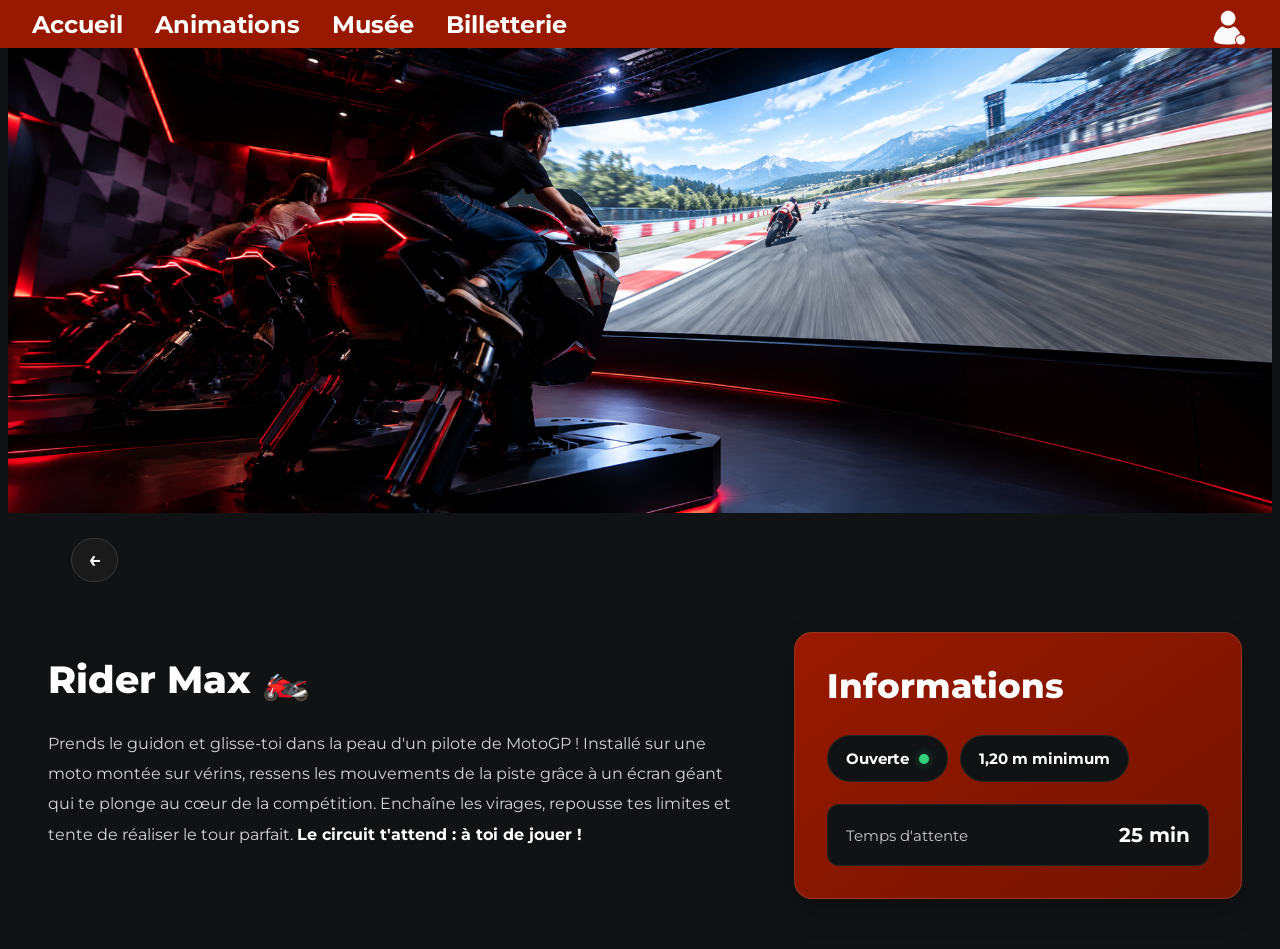
<file: Front/Attractions/Rider_Max.html>
<!DOCTYPE html>
<html lang="fr">
<head>
    <meta charset="UTF-8">
    <link rel="stylesheet" href="../../Style.css">
    <link rel="shortcut icon" href="../../illustrations/Roue.png" type="image/x-icon">
    <title>RaceParc</title>
</head>
<body>
    <header>
        <nav class="navbar">
            <!-- <h2 class="Nom-NavBar">RaceParc</h2> -->
            <a class="aNavBar" href="../../Index.html"><strong>Accueil</strong></a>
            <a class="aNavBar" href="../Animation.html"><strong>Animations</strong></a>
            <a class="aNavBar" href="../Musee.html"><strong>Musée</strong></a>
            <a class="aNavBar" href="../Billeterie.html"><strong>Billetterie</strong></a>
            <div class="container_logo_login">
                <a class="logo_login" href="../Login.php">
                    <img src="/illustrations/Icône profil avec badge circulaire.png" alt="Profil">
                </a>
            </div>
        </nav>
    </header>

    <div>
        <img class="image_index" src="../../illustrations/Rider_max.png" alt="Attraction Rider Max">
    </div>

    <a href="../Animation.html" class="btn-retour" aria-label="Retour aux animations">
        <span class="fleche">←</span>
    </a>

    <div class="container_attractions">
        <div class="container_txt_attractions">
            <h1 class="titre">Rider Max 🏍️</h1>

            <p>
                Prends le guidon et glisse-toi dans la peau d'un pilote de MotoGP !
                Installé sur une moto montée sur vérins, ressens les mouvements
                de la piste grâce à un écran géant qui te plonge au cœur de la compétition.
                Enchaîne les virages, repousse tes limites et tente de réaliser le tour parfait.
                <strong>Le circuit t'attend : à toi de jouer !</strong>
            </p>
        </div>

        <div class="container_info_attractions">
            <h2 class="titre-info">Informations</h2>

            <div class="position">
                <div class="Status">
                    <span>Ouverte</span>
                    <span class="indicateur-ouvert"></span>
                </div>

                <div class="Taille">
                    <span>1,20 m minimum</span>
                </div>
            </div>

            <div class="Temps">
                <span>Temps d'attente</span>
                <strong>25 min</strong>
            </div>
        </div>
    </div>
</body>
</html>
</file>
<file: Style.css>
/*import la police d'écriture Montserrat*/
@import url('https://fonts.googleapis.com/css2?family=Anton&family=Montserrat:wght@400;500;600;700;800&family=Teko:wght@400;500;600;700&display=swap');

body{
    background-color: #111214;
}
*{
    font-family: 'Montserrat', sans-serif;
}
h1, h2, h3, p{
    color: #FFFFFF;
}
.position{
    display: flex;
}

/*---------------NAV-BAR-----------------*/
.navbar {
    position: fixed;
    top: 0;
    left: 0;
    width: 100%;
    background-color: #991900;
    height: 3rem;
    display: flex;
    justify-content: space-between; 
    align-items: center;
    z-index: 1000;
    font-size: 1.5rem;
    padding: 0 1rem; 
    box-sizing: border-box;
}

.navbar a {
    color: #FFFFFF;
}

.navbar a:hover {
    border-bottom: 2px solid white;
}

.aNavBar {
    text-decoration: none;
    color: black;
    margin: 0 1rem;
}

.container_logo_login {
    margin-left: auto; 
    height: 70%;
    width: auto;
}

.logo_login {
    display: block;
    height: 100%;
    min-width: 40px; 
    min-height: 40px;
}

.logo_login img {
    width: 100%;
    height: 100%;
    object-fit: contain;
}
@media (max-width: 600px) {
    .navbar {
        gap: 0.25rem;
        padding: 0.5rem;
    }
    .aNavBar {
        padding: 0.4rem 0.5rem;
        font-size: 0.85rem;
    }
    .logo_login img {
        width: 28px;      
        height: 28px;
    }
}
/*---------------Accueil-----------------*/
.image_index {
    display: block;
    width: 100%;
    height: auto;
    object-fit: cover;
}

.section{
    height: 50rem;
    width: auto;
}

/*---------------Animations-----------------*/

.Attractions-cartes-grille {
    display: grid;
    grid-template-columns: repeat(2, minmax(0, 1fr));
    gap: 24px;
}
.attraction-card {
    margin: 3%;
    min-width: 0;
    background: var(--race-card);
    border: 1px solid rgba(255, 255, 255, 0.09);
    overflow: hidden;
    transition: transform 0.3s ease, border-color 0.3s ease, box-shadow 0.3s ease;
}
.attraction-card:hover {
    transform: translateY(-6px);
    border-color: var(--race-red);
    box-shadow: 0 16px 40px #991900;
}
.image-attractions{
    position: relative;
    height: 280px;
    overflow: hidden;
    background: #292b2e;
}
.image-attractions::after {
    content: "";
    position: absolute;
    inset: 0;
    background: linear-gradient(to top, rgba(0, 0, 0, 0.55),transparent 55%);
    pointer-events: none;
}
.image-attractions img {
    width: 100%;
    height: 100%;
    object-fit: cover;
    display: block;
    transition: transform 0.6s ease;
}
.attraction-card:hover .image-attractions img {
    transform: scale(1.05);
}
.txt_attractions{
    padding: 24px;
}
.txt_attractions h3 {
    margin: 0 0 12px;
    font-family: 'Anton', sans-serif;
    font-size: 27px;
    font-weight: 400;
    line-height: 1.15;
}

.txt_attractions p{
    min-height: 48px;
    margin: 0 0 24px;
    color: white;
    font-size: 13px;
    line-height: 1.8;
}
.bt_attractions{
    padding: 1%;
    display: inline-flex;
    align-items: center;
    background-color: #991900;
    border-radius: 2rem;
    gap: 10px;
    color: white;
    font-size: 15px;
    font-weight: 800;
    text-decoration: none;
    transition: color 0.2s ease;
}
/*---------------Presentation-----------------*/
.presentation {
    display: flex;
    justify-content: center; 
    align-items: center;    
    height: 30%;
    width: 50%;
    margin: 10%;
    background-color: #991900;
    border-radius: 2rem;
    overflow: hidden;        
    box-sizing: border-box; 
}

.presentation:hover{
    box-shadow: #991900 0px 5px 15px;
}
.titre {
    margin: 5%;
}

.txt_presentation {
    padding: 10%;
    height: auto;
    width: 50%;
    color: #FFFFFF;
}

.image_presentation {
    max-height: 60%;     
    max-width: 60%;
    height: auto;
    object-fit: contain;
    border-radius: 2rem;
    background-color: antiquewhite;
}
.bt-plus{
    text-decoration: none !important;
    border-bottom: none !important;
    display: flex;
    background-color: #FFFFFF;
    border-radius: 2rem;
    height: 10%;
    width: 20%;
    color: #991900;
    justify-content: center;
    align-items: center;
    margin-right: 5%;
    margin-left: 5%;
}

/*------------------------Musee------------------------*/
.presentation_Musee {
    background-color: #991900;
    color: white;
    width: 92%;
    margin: 2% auto;
    padding: 4% 3.5%;
    box-sizing: border-box;
    border-radius: 3rem;
    font-family: 'Montserrat', sans-serif;
    transition: transform 0.3s ease, box-shadow 0.3s ease;
}
.presentation_Musee h2 {
    font-size: 2.5rem;
    font-weight: 800;
    margin: 0 0 1.5rem 0;
}
.presentation_Musee p {
    font-size: 1.5rem;
    font-weight: 400;
    line-height: 1.4;
    margin: 0;
}
.presentation_Musee:hover {
    transform: translateY(-4px);
    box-shadow: 0 12px 30px rgba(0, 0, 0, 0.25);
}

@media (max-width: 768px) {
    .presentation_Musee {
        width: 94%;
        padding: 2rem 1.5rem;
        border-radius: 2rem;
    }

    .presentation_Musee h2 {
        font-size: 1.8rem;
    }

    .presentation_Musee p {
        font-size: 1rem;
        line-height: 1.6;
    }
}

/*------------------------Musee-tarifs-----------------------*/
.position-tarifs{
    display: flex;
    justify-content: center;
    align-items: center;
}
.tarifs-musée {
    position: relative;
    isolation: isolate;
    overflow: hidden;
    width: 20%;
    height: auto;
    margin: 2%;
    padding: 2rem;
    background-color: #991900;
    border-radius: 2rem;
    color: white;
    transition: transform 0.3s ease, box-shadow 0.3s ease;
}

.tarifs-musée::before {
    content: "";
    position: absolute;
    inset: 0;
    z-index: -1;
    background-image: url('/illustrations/tarifs-musée-1.png');
    background-size: cover;
    background-position: center;
    background-repeat: no-repeat;
    border-radius: inherit;
    transition: transform 0.5s ease, filter 0.4s ease;
}
.tarifs-musée:hover::before {
    transform: scale(1.12);
    filter: blur(4px);
}
.tarifs-musée:hover {
    transform: translateY(-5px);
    box-shadow: 0 12px 30px rgba(0, 0, 0, 0.3);
}
.txt_tarifs {
    position: relative;
    z-index: 1;
    padding: 5%;
    text-align: center;
}
.tarifs-musée::after {
    content: "";
    position: absolute;
    inset: 0;
    z-index: -1;
    background: rgba(0, 0, 0, 0.15);
    border-radius: inherit;
    transition: background 0.4s ease;
}
.tarifs-musée:hover::after {
    background: rgba(0, 0, 0, 0.4);
}

/*------------------------Billeterie-----------------------*/

.billetterie {
    background: #111214;
    color: white;
    padding: 50px 5%;
    font-family: 'Montserrat', sans-serif;
}
.titre-billetterie {
    margin-bottom: 30px;
}
.titre-billetterie h2 {
    color: white;
    font-size: 2.2rem;
    font-weight: 900;
    font-style: italic;
    margin-bottom: 10px;
}
.titre-billetterie p {
    color: #ddd;
    font-size: 1rem;
}
.cartes-tarifs {
    display: grid;
    grid-template-columns: repeat(3, minmax(0, 1fr));
    gap: 25px;
    align-items: stretch;
}
.carte-tarif {
    background: #08090a;
    border: 2px solid #ff1725;
    border-radius: 20px;
    overflow: hidden;
    display: flex;
    flex-direction: column;
    transition: transform 0.3s ease, box-shadow 0.3s ease;
}
.carte-tarif:hover {
    transform: translateY(-8px);
    box-shadow: 0 12px 30px rgba(255, 23, 37, 0.2);
}
.image-tarif {
    height: 190px;
    background-size: cover;
    background-position: center;
    position: relative;
}
.image-tarif::after {
    content: "";
    position: absolute;
    inset: 0;
    background: linear-gradient(transparent 45%, rgba(0, 0, 0, 0.85));
}
.adulte {
    background-image: url("illustrations/adulte.png");
}

.enfant {
    background-image: url("illustrations/enfant.png");
}

.famille {
    background-image: url("illustrations/Famille.png");
}
.simple {
    background-image: url("illustrations/simple.png");
}
.guide {
    background-image: url("illustrations/guide.png");
}
.VIP {
    background-image: url("illustrations/vip.png");
}
.contenu-tarif {
    padding: 20px;
    display: flex;
    flex-direction: column;
    flex: 1;
}
.contenu-tarif h3 {
    background: linear-gradient(90deg, #ff1725, #a90000);
    color: white;
    font-size: 1.5rem;
    font-weight: 900;
    font-style: italic;
    margin: -40px -20px 10px;
    padding: 12px 20px;
    position: relative;
}
.age {
    color: #ddd;
    font-size: 0.8rem;
    text-transform: uppercase;
    margin: 0 0 20px;
}
.mention-prix {
    color: #ddd;
    font-size: 0.8rem;
    margin: 0;
}
.prix {
    color: white;
    font-size: 2.8rem;
    font-weight: 900;
    font-style: italic;
    margin: 0 0 20px;
}
.prix span {
    color: #ff1725;
    font-size: 1.8rem;
}
.contenu-tarif ul {
    list-style: none;
    padding: 0;
    margin: 0 0 25px;
}
.contenu-tarif li {
    margin-bottom: 12px;
    font-size: 0.9rem;
    line-height: 1.4;
}
.contenu-tarif li::before {
    content: "✓";
    color: #ff1725;
    font-weight: 900;
    margin-right: 10px;
}
.btn-reserver {
    display: block;
    text-align: center;
    text-decoration: none;
    color: white;
    background: linear-gradient(90deg, #ff1725, #b90000);
    border-radius: 30px;
    padding: 14px;
    font-weight: 900;
    font-style: italic;
    margin-top: auto;
    transition: background 0.3s ease, transform 0.3s ease;
}
.btn-reserver:hover {
    background: white;
    color: #ff1725;
    transform: scale(1.03);
}
@media (max-width: 600px) {
    .billetterie {
        padding: 35px 5%;
    }

    .cartes-tarifs {
        grid-template-columns: 1fr;
    }

    .titre-billetterie h2 {
        font-size: 1.8rem;
    }

    .image-tarif {
        height: 210px;
    }
}

/*------------------------Login-----------------------*/
body.body-Login {
    background-repeat: no-repeat;
    margin: 0;
    min-height: 100vh;
    background: #111214;
    color: white;
    font-family: 'Montserrat', sans-serif;
    display: flex;
    justify-content: center;
    align-items: center;
    background-image: url('/illustrations/Fond_RaceParc.png');
    background-size: cover;
    background-position: center;
    background-attachment: fixed;
}
.form_Connexion {
    width: 100%;
    max-width: 420px;
    padding: 40px;
    box-sizing: border-box;
    background: rgba(8, 9, 10, 0.95);
    border: 2px solid #ff1725;
    border-radius: 22px;
    box-shadow: 0 0 25px rgba(255, 23, 37, 0.15);
    display: flex;
    flex-direction: column;
    gap: 12px;
    position: relative;
    overflow: hidden;
}
.form_Connexion::before {
    content: "";
    position: absolute;
    top: 0;
    left: 0;
    width: 100%;
    height: 5px;
    background: linear-gradient(90deg, #990000, #ff1725, #990000);
}
.form_Connexion label {
    color: white;
    font-size: 0.9rem;
    font-weight: 700;
    margin-top: 8px;
}
.form_Connexion input {
    width: 100%;
    padding: 14px 16px;
    box-sizing: border-box;
    background: #191a1d;
    color: white;
    border: 1px solid #444;
    border-radius: 10px;
    font-family: inherit;
    font-size: 0.95rem;
    outline: none;
    transition: border-color 0.3s ease, box-shadow 0.3s ease, background 0.3s ease;
}
.form_Connexion input::placeholder {
    color: #888;
}
.form_Connexion input:focus {
    border-color: #ff1725;
    background: #202124;
    box-shadow: 0 0 10px rgba(255, 23, 37, 0.25);
}
.form_Connexion button {
    margin-top: 18px;
    padding: 15px;
    border: none;
    border-radius: 30px;
    background: linear-gradient(90deg, #ff1725, #b90000);
    color: white;
    font-family: inherit;
    font-size: 1rem;
    font-weight: 900;
    font-style: italic;
    text-transform: uppercase;
    letter-spacing: 1px;
    cursor: pointer;
    transition: transform 0.3s ease, box-shadow 0.3s ease, background 0.3s ease;
}
.form_Connexion button:hover {
    transform: translateY(-3px);
    box-shadow: 0 8px 20px rgba(255, 23, 37, 0.35);
    background: linear-gradient(90deg, #ff303c, #e00000);
}
.form_Connexion button:active {
    transform: scale(0.98);
}
.form_Connexion h2 {
    text-align: center;
    font-size: 2rem;
    font-weight: 900;
    font-style: italic;
    margin: 10px 0 0;
}
.form_Connexion h2 span {
    color: #ff1725;
}
.form_Connexion .sous-titre {
    text-align: center;
    color: #aaa;
    font-size: 0.75rem;
    letter-spacing: 2px;
    margin: 0 0 15px;
}
@media (max-width: 500px) {
    .form_Connexion {
        max-width: 90%;
        padding: 30px 22px;
    }
}

/*------------------------Atractions-----------------------*/

.btn-retour {
    display: inline-flex;
    align-items: center;
    gap: 10px;
    margin: 25px 0 0 5%;
    padding: 10px 16px;
    color: #ffffff;
    text-decoration: none;
    font-size: 15px;
    font-weight: 600;
    background: #1a1a1a;
    border: 1px solid #383838;
    border-radius: 30px;
    transition: all 0.25s ease;
}
.fleche {
    font-size: 22px;
    line-height: 1;
    color: white;
    transition: transform 0.25s ease;
}
.btn-retour:hover {
    background: #991900;
    border-color: #991900;
}
.btn-retour:hover .fleche {
    transform: translateX(-4px);
}
.btn-retour:focus-visible {
    outline: 2px solid #ff321c;
    outline-offset: 4px;
}

.container_attractions {
    display: grid;
    grid-template-columns: minmax(0, 1.6fr) minmax(320px, 1fr);
    align-items: start;
    gap: 40px;
    max-width: 1400px;
    width: calc(100% - 60px);
    margin: 50px auto;
    color: white;
    font-family: 'Montserrat', sans-serif;
}
.container_txt_attractions {
    padding: 25px 10px;
}
.titre {
    font-size: clamp(28px, 3vw, 42px);
    font-weight: 800;
    line-height: 1.2;
    margin: 0 0 25px;
    color: white;
}
.container_txt_attractions p {
    font-size: 16px;
    line-height: 1.9;
    color: #d6d6d6;
    margin: 0;
}
.container_txt_attractions strong {
    color: white;
}
.position {
    display: flex;
    flex-wrap: wrap;
    align-items: center;
    gap: 10px;
}
.container_info_attractions {
    box-sizing: border-box;
    width: 100%;
    max-width: 540px;
    padding: 32px;

    background: linear-gradient(145deg, #991900, #741400);
    border: 1px solid rgba(255, 255, 255, 0.12);
    border-radius: 18px;

    box-shadow: 0 12px 30px rgba(0, 0, 0, 0.2);
    color: white;
}
.titre-info {
    font-size: 34px;
    font-weight: 800;
    margin: 0 0 28px;
}
.position {
    display: flex;
    flex-wrap: wrap;
    gap: 12px;
}
.Status,
.Taille {
    display: inline-flex;
    align-items: center;
    justify-content: center;
    gap: 10px;

    background: #111214;
    color: white;
    border: 1px solid rgba(255, 255, 255, 0.08);
    border-radius: 50px;
    padding: 13px 18px;

    font-size: 15px;
    font-weight: 700;
}
.indicateur-ouvert {
    width: 10px;
    height: 10px;
    border-radius: 50%;
    background: #35d07f;
    box-shadow: 0 0 10px rgba(53, 208, 127, 0.45);
}
.indicateur-fermé{
    width: 10px;
    height: 10px;
    border-radius: 50%;
    background: red;
    box-shadow: 0 0 10px red;
}
.Temps {
    display: flex;
    flex-wrap: wrap;
    align-items: center;
    justify-content: space-between;
    gap: 10px;
    margin-top: 22px;
    padding: 18px;
    background: #111214;
    border: 1px solid rgba(255, 255, 255, 0.08);
    border-radius: 12px;
    font-size: 15px;
}
.Temps span {
    color: #c8c8c8;
}

.Temps strong {
    color: white;
    font-size: 20px;
}
.Status,
.Taille,
.Temps {
    transition: transform 0.2s ease, border-color 0.2s ease;
}

.Status:hover,
.Taille:hover,
.Temps:hover {
    transform: translateY(-2px);
    border-color: rgba(255, 255, 255, 0.25);
}

@media (max-width: 850px) {
    .container_info_attractions {
        padding: 24px;
    }

    .titre-info {
        font-size: 28px;
    }

    .Status,
    .Taille {
        font-size: 13px;
        padding: 11px 14px;
    }
}

/* --------------Admin----------------------- */
.titre_Admin{
    margin: 10%;
} 
button {
    border: none;
    padding: 10px 15px;
    border-radius: 6px;
    color: white;
    cursor: pointer;
    margin-left: 5%;
}

.ajouter { background: #FED100 ; }
.modifier { background: black; }
.supprimer { background: #dc2626; }
.fermer { background: #6b7280; }
.Logout{ background: #FED100 ;}

table {
    width: 70%;
    border-collapse: collapse;
    background-color: #991900;
    margin-top: 20px;
    margin-left: 5%;
}

th, td {
    padding: 12px;
    border: 1px solid #ddd;
    text-align: left;
    color: white;
}

th {
    background: black;
    color: white;
}

.modal {
    display: none;
    position: fixed;
    inset: 0;
    background: rgba(0, 0, 0, 0.6);
    align-items: center;
    justify-content: center;
    padding: 15px;
}

.contenu {
    background: white;
    padding: 25px;
    border-radius: 10px;
    width: 100%;
    max-width: 420px;
}

.contenu input {
    display: block;
    width: 100%;
    box-sizing: border-box;
    padding: 10px;
    margin: 8px 0 15px;
}

.contenu label {
    font-weight: bold;
}
</file>
